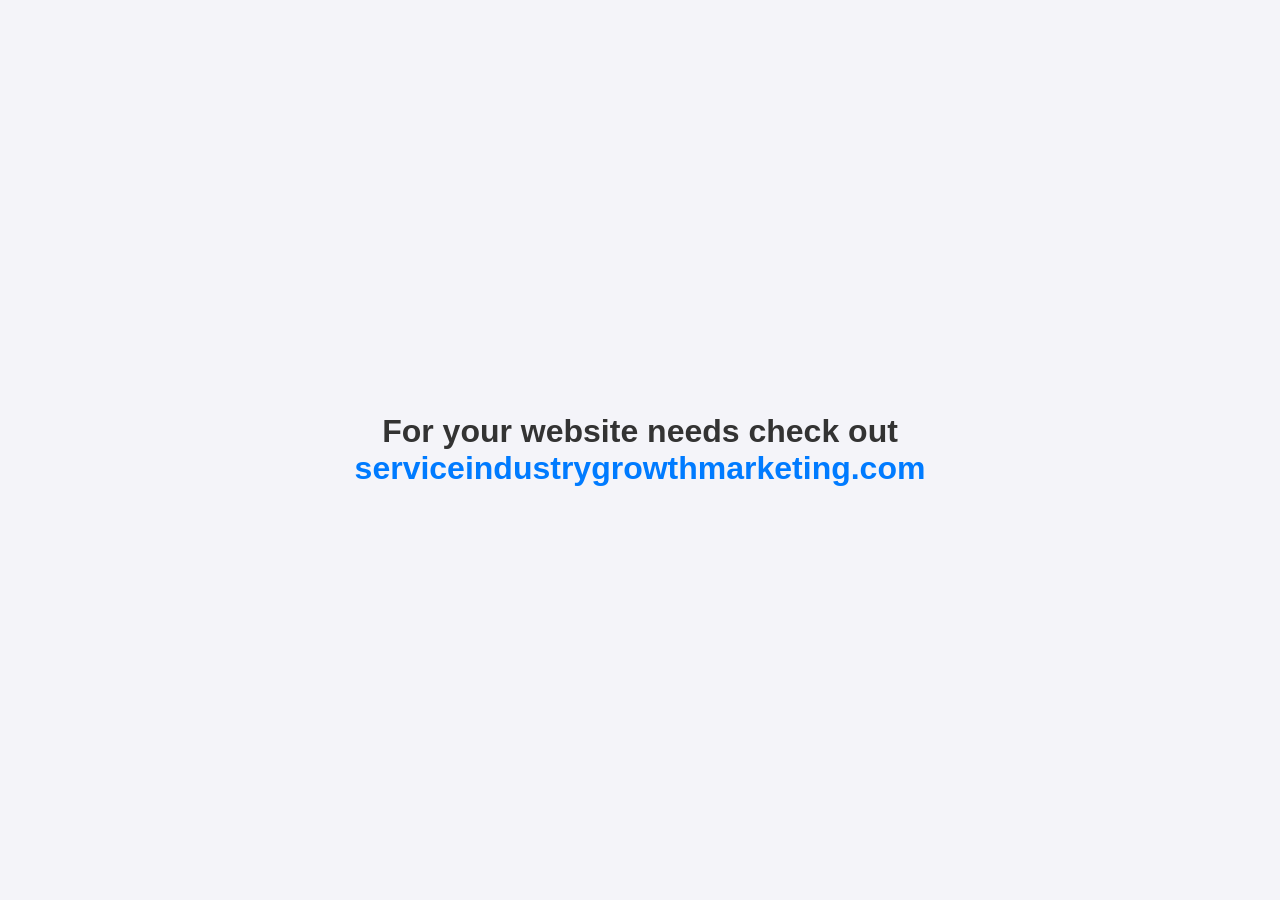
<file: index.html>
<!DOCTYPE html>
<html lang="en">
<head>
    <meta charset="UTF-8">
    <meta name="viewport" content="width=device-width, initial-scale=1.0">
    <title>Website Services</title>
    <style>
        body, html {
            height: 100%;
            margin: 0;
            display: flex;
            justify-content: center;
            align-items: center;
            font-family: Arial, sans-serif;
            background-color: #f4f4f9;
        }
        .container {
            text-align: center;
            padding: 20px;
        }
        h1 {
            font-weight: bold;
            font-size: 2rem;
            color: #333;
        }
        a {
            color: #007bff;
            text-decoration: none;
        }
        a:hover {
            text-decoration: underline;
        }
    </style>
</head>
<body>

    <div class="container">
        <h1>For your website needs check out <br> 
            <a href="https://serviceindustrygrowthmarketing.com/">serviceindustrygrowthmarketing.com</a>
        </h1>
    </div>

</body>
</html>
</file>
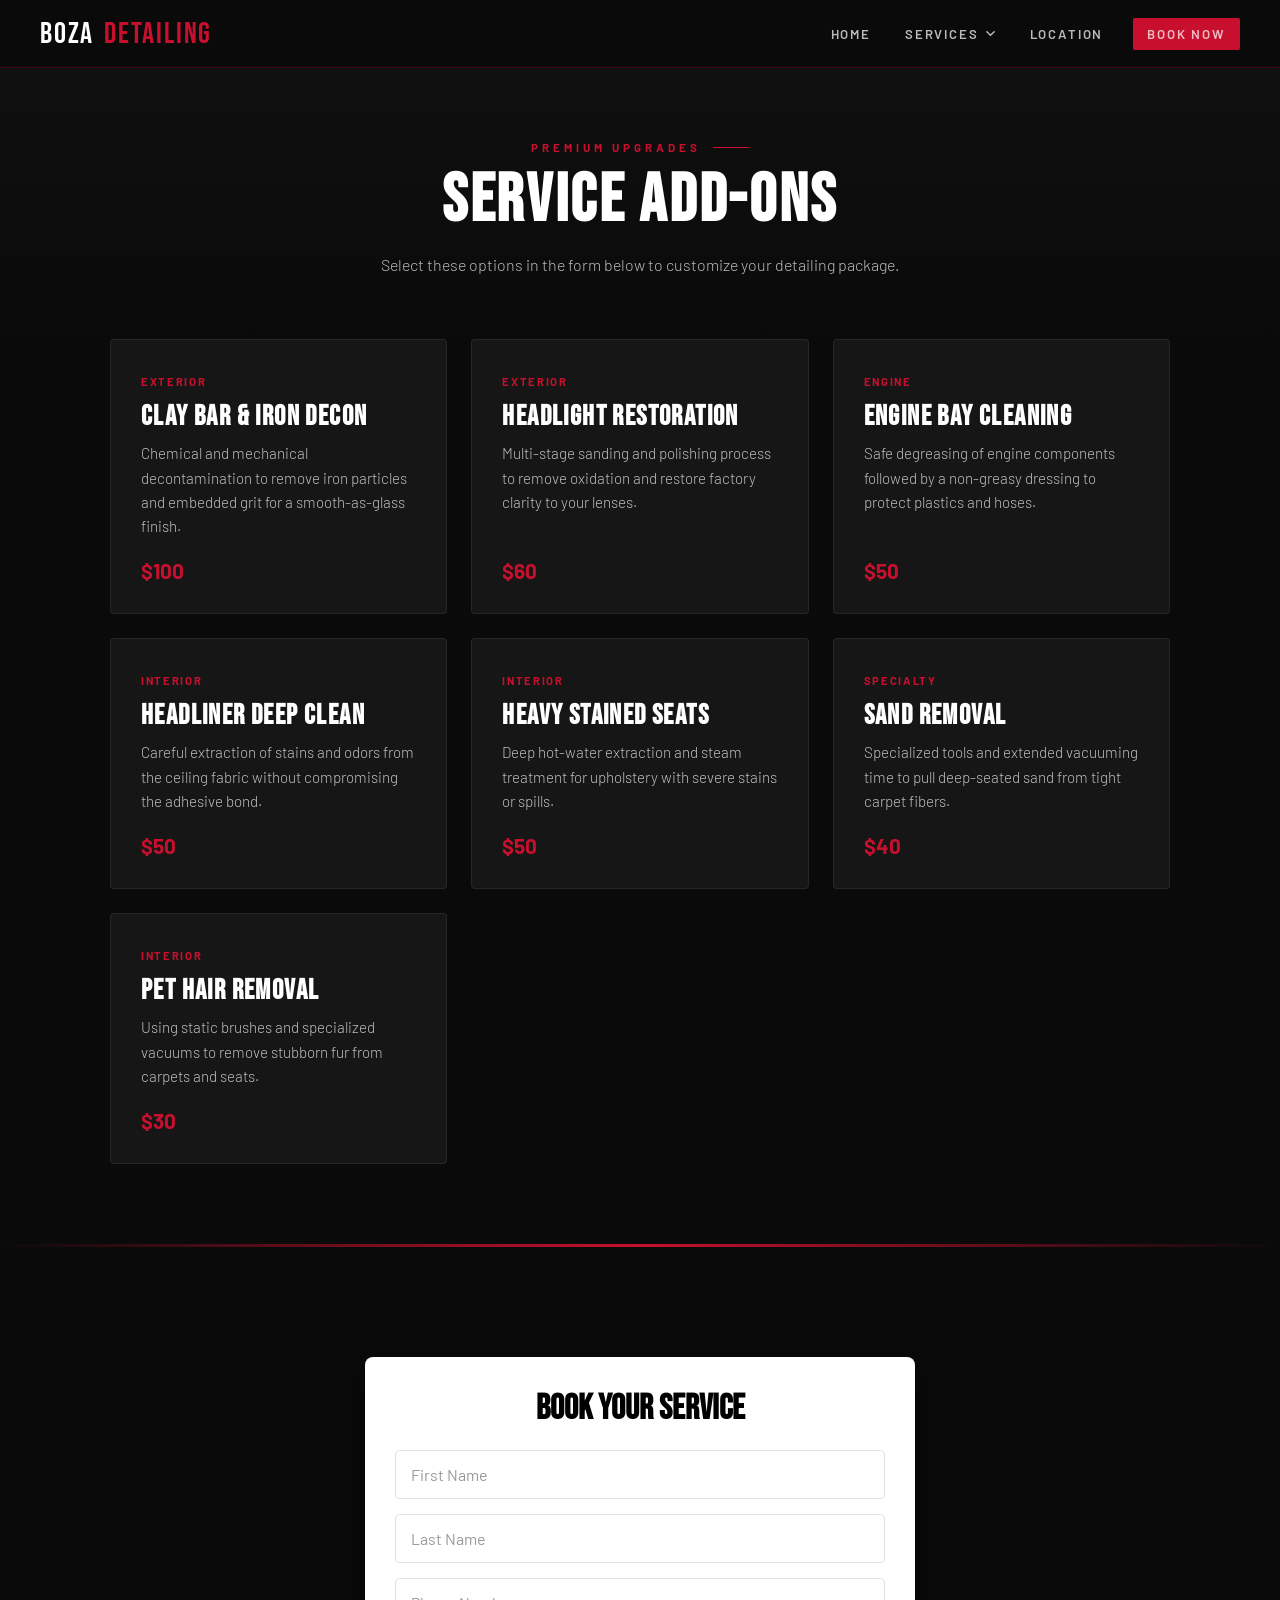
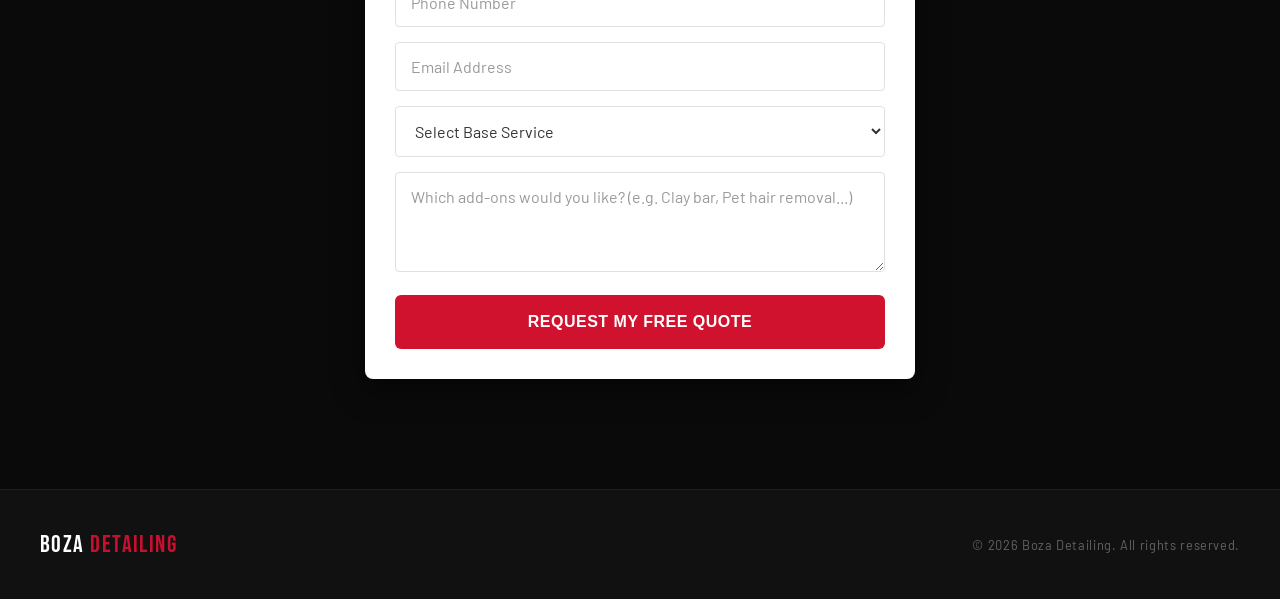
<file: addons.html>
<!DOCTYPE html>
<html lang="en">
<head>
  <meta charset="UTF-8" />
  <meta name="viewport" content="width=device-width, initial-scale=1.0" />
  <title>Add-Ons | Boza Detailing</title>
  <link rel="stylesheet" href="styles.css">
  <link href="https://fonts.googleapis.com/css2?family=Bebas+Neue&family=Barlow:ital,wght@0,300;0,400;0,600;0,700;1,300&display=swap" rel="stylesheet" />
  <style>
    /* ADD-ONS SPECIFIC STYLES */
    .addons-hero {
      padding: 140px 20px 60px;
      text-align: center;
      background: linear-gradient(to bottom, #111, var(--black));
    }

    .addons-grid {
      max-width: 1100px;
      margin: 0 auto 80px;
      display: grid;
      grid-template-columns: repeat(auto-fit, minmax(300px, 1fr));
      gap: 24px;
      padding: 0 20px;
    }

    .addon-card {
      background: var(--black-card);
      border: 1px solid rgba(255,255,255,0.07);
      padding: 30px;
      border-radius: 4px;
      display: flex;
      flex-direction: column;
      justify-content: space-between;
      transition: all 0.3s ease;
      position: relative;
      overflow: hidden;
    }

    .addon-card:hover {
      border-color: var(--red);
      transform: translateY(-5px);
      box-shadow: 0 10px 30px rgba(0,0,0,0.5);
    }

    .addon-name {
      font-family: var(--font-display);
      font-size: 1.75rem;
      color: var(--white);
      letter-spacing: 0.05em;
      margin-bottom: 8px;
      text-transform: uppercase;
    }

    .addon-price {
      font-family: var(--font-body);
      font-weight: 700;
      color: var(--red);
      font-size: 1.3rem;
      margin-top: 20px;
    }

    .addon-details {
      font-size: 0.95rem;
      color: var(--white-dim);
      line-height: 1.6;
      font-weight: 300;
    }

    .addon-tag {
      font-size: 0.7rem;
      text-transform: uppercase;
      letter-spacing: 0.15em;
      color: var(--red);
      margin-bottom: 12px;
      display: inline-block;
      font-weight: 700;
    }

    /* Mobile Specific Tweaks */
    @media (max-width: 768px) {
      .addons-hero { padding: 120px 20px 40px; }
      .addons-grid { grid-template-columns: 1fr; }
      .addon-card { padding: 25px; }
    }
  </style>
</head>
<body>

  <nav id="mainNav">
    <a class="nav-logo" href="index.html">BOZA<span>DETAILING</span></a>
    
    <div class="nav-links">
      <a href="index.html">Home</a>
      <div class="nav-services">
        <button class="nav-services-btn" id="navServicesBtn">
          Services
          <svg width="11" height="11" viewBox="0 0 12 12" fill="none"><path d="M2 4l4 4 4-4" stroke="currentColor" stroke-width="1.6" stroke-linecap="round" stroke-linejoin="round"/></svg>
        </button>
        <div class="nav-services-dropdown" id="navServicesDropdown">
          <a href="exterior.html"><span class="svc-dot"></span>Exterior Detail</a>
          <a href="interior.html"><span class="svc-dot"></span>Interior Detail</a>
          <a href="premium.html"><span class="svc-dot"></span>Premium Detail</a>
          <a href="addons.html"><span class="svc-dot"></span>Add-Ons</a>
        </div>
      </div>
      <a href="index.html#location">Location</a>
      <a href="#contact" class="nav-book-btn">Book Now</a>
    </div>

    <button class="hamburger" id="hamburger" aria-label="Toggle menu">
      <span></span><span></span><span></span>
    </button>
  </nav>

  <div class="mobile-nav" id="mobileNav">
    <a href="index.html">Home</a>
    <button class="mob-services-header" id="mobServicesToggle">
      Services
      <span class="mob-sub-arrow">
        <svg width="18" height="18" viewBox="0 0 12 12" fill="none"><path d="M2 4l4 4 4-4" stroke="currentColor" stroke-width="1.5" stroke-linecap="round" stroke-linejoin="round"/></svg>
      </span>
    </button>
    <div class="mob-services-sub" id="mobServicesSub">
      <a href="exterior.html">Exterior Detail <span class="svc-price">From $70</span></a>
      <a href="interior.html">Interior Detail <span class="svc-price">From $150</span></a>
      <a href="premium.html">Premium Detail <span class="svc-price">From $200</span></a>
      <a href="addons.html">Add-Ons <span class="svc-price">View Prices</span></a>
    </div>
    <a href="index.html#location">Location</a>
    <a href="#contact">Contact</a>
  </div>

  <header class="addons-hero">
    <div class="section-label" style="justify-content: center;">Premium Upgrades</div>
    <h1 class="section-title">SERVICE ADD-ONS</h1>
    <p class="section-desc" style="margin: 0 auto;">Select these options in the form below to customize your detailing package.</p>
  </header>

  <section class="addons-grid">
    <div class="addon-card">
      <div>
        <span class="addon-tag">Exterior</span>
        <h3 class="addon-name">Clay Bar & Iron Decon</h3>
        <p class="addon-details">Chemical and mechanical decontamination to remove iron particles and embedded grit for a smooth-as-glass finish.</p>
      </div>
      <div class="addon-price">$100</div>
    </div>

    <div class="addon-card">
      <div>
        <span class="addon-tag">Exterior</span>
        <h3 class="addon-name">Headlight Restoration</h3>
        <p class="addon-details">Multi-stage sanding and polishing process to remove oxidation and restore factory clarity to your lenses.</p>
      </div>
      <div class="addon-price">$60</div>
    </div>

    <div class="addon-card">
      <div>
        <span class="addon-tag">Engine</span>
        <h3 class="addon-name">Engine Bay Cleaning</h3>
        <p class="addon-details">Safe degreasing of engine components followed by a non-greasy dressing to protect plastics and hoses.</p>
      </div>
      <div class="addon-price">$50</div>
    </div>

    <div class="addon-card">
      <div>
        <span class="addon-tag">Interior</span>
        <h3 class="addon-name">Headliner Deep Clean</h3>
        <p class="addon-details">Careful extraction of stains and odors from the ceiling fabric without compromising the adhesive bond.</p>
      </div>
      <div class="addon-price">$50</div>
    </div>

    <div class="addon-card">
      <div>
        <span class="addon-tag">Interior</span>
        <h3 class="addon-name">Heavy Stained Seats</h3>
        <p class="addon-details">Deep hot-water extraction and steam treatment for upholstery with severe stains or spills.</p>
      </div>
      <div class="addon-price">$50</div>
    </div>

    <div class="addon-card">
      <div>
        <span class="addon-tag">Specialty</span>
        <h3 class="addon-name">Sand Removal</h3>
        <p class="addon-details">Specialized tools and extended vacuuming time to pull deep-seated sand from tight carpet fibers.</p>
      </div>
      <div class="addon-price">$40</div>
    </div>

    <div class="addon-card">
      <div>
        <span class="addon-tag">Interior</span>
        <h3 class="addon-name">Pet Hair Removal</h3>
        <p class="addon-details">Using static brushes and specialized vacuums to remove stubborn fur from carpets and seats.</p>
      </div>
      <div class="addon-price">$30</div>
    </div>
  </section>

  <div class="red-divider"></div>

  <div class="form-wrapper" id="contact">
    <div class="form-container">
      <h2 style="color:#000; font-family:var(--font-display); font-size: 2.2rem; margin-bottom: 20px; text-align: center;">BOOK YOUR SERVICE</h2>
      <form class="quote-form" action="https://formspree.io/f/mqeggapa" method="POST" id="my-form">
        <input type="text" name="first_name" placeholder="First Name" required/>
        <input type="text" name="last_name" placeholder="Last Name" required/>
        <input type="tel" name="phone" placeholder="Phone Number" required/>
        <input type="email" name="email" placeholder="Email Address" required/>
        <select name="service" required>
          <option value="" disabled selected>Select Base Service</option>
          <option value="Exterior Detail">Exterior Detail</option>
          <option value="Interior Detail">Interior Detail</option>
          <option value="Premium Detail">Premium Detail</option>
        </select>
        <textarea name="message" placeholder="Which add-ons would you like? (e.g. Clay bar, Pet hair removal...)"></textarea>
        <button type="submit" class="quote-submit" id="submit-btn">Request My Free Quote</button>
        <p id="form-status" style="display: none;"></p>
      </form>
    </div>
  </div>

  <footer>
    <div class="footer-logo">BOZA<span> DETAILING</span></div>
    <div class="footer-copy">© 2026 Boza Detailing. All rights reserved.</div>
  </footer>

  <script>
    // 1. MOBILE MENU LOGIC
    const hamburger = document.getElementById('hamburger');
    const mobileNav = document.getElementById('mobileNav');
    const mobServicesToggle = document.getElementById('mobServicesToggle');
    const mobServicesSub = document.getElementById('mobServicesSub');

    hamburger.addEventListener('click', () => {
      hamburger.classList.toggle('open');
      mobileNav.classList.toggle('open');
      document.body.style.overflow = mobileNav.classList.contains('open') ? 'hidden' : '';
    });

    mobServicesToggle.addEventListener('click', () => {
      mobServicesSub.classList.toggle('open');
      mobServicesToggle.classList.toggle('sub-open');
    });

    // 2. DESKTOP DROPDOWN
    const navServicesBtn = document.getElementById('navServicesBtn');
    const navServicesDropdown = document.getElementById('navServicesDropdown');

    navServicesBtn.addEventListener('click', (e) => {
      e.stopPropagation();
      navServicesDropdown.classList.toggle('open');
    });

    document.addEventListener('click', () => {
      navServicesDropdown.classList.remove('open');
    });

    // 3. NAV SCROLL EFFECT
    window.addEventListener('scroll', () => {
      const nav = document.getElementById('mainNav');
      nav.style.background = window.scrollY > 60 ? 'rgba(10,10,10,0.98)' : 'rgba(10,10,10,0.92)';
    });

    // 4. FORM HANDLING
    var form = document.getElementById("my-form");
    form.addEventListener("submit", async function(event) {
      event.preventDefault();
      var status = document.getElementById("form-status");
      var data = new FormData(event.target);
      fetch(event.target.action, {
        method: form.method,
        body: data,
        headers: { 'Accept': 'application/json' }
      }).then(response => {
        status.style.display = "block";
        if (response.ok) {
          status.innerHTML = "Thanks! Your request has been sent.";
          form.reset();
        } else {
          status.innerHTML = "Oops! Problem submitting form.";
        }
      });
    });
  </script>
</body>
</html>
</file>
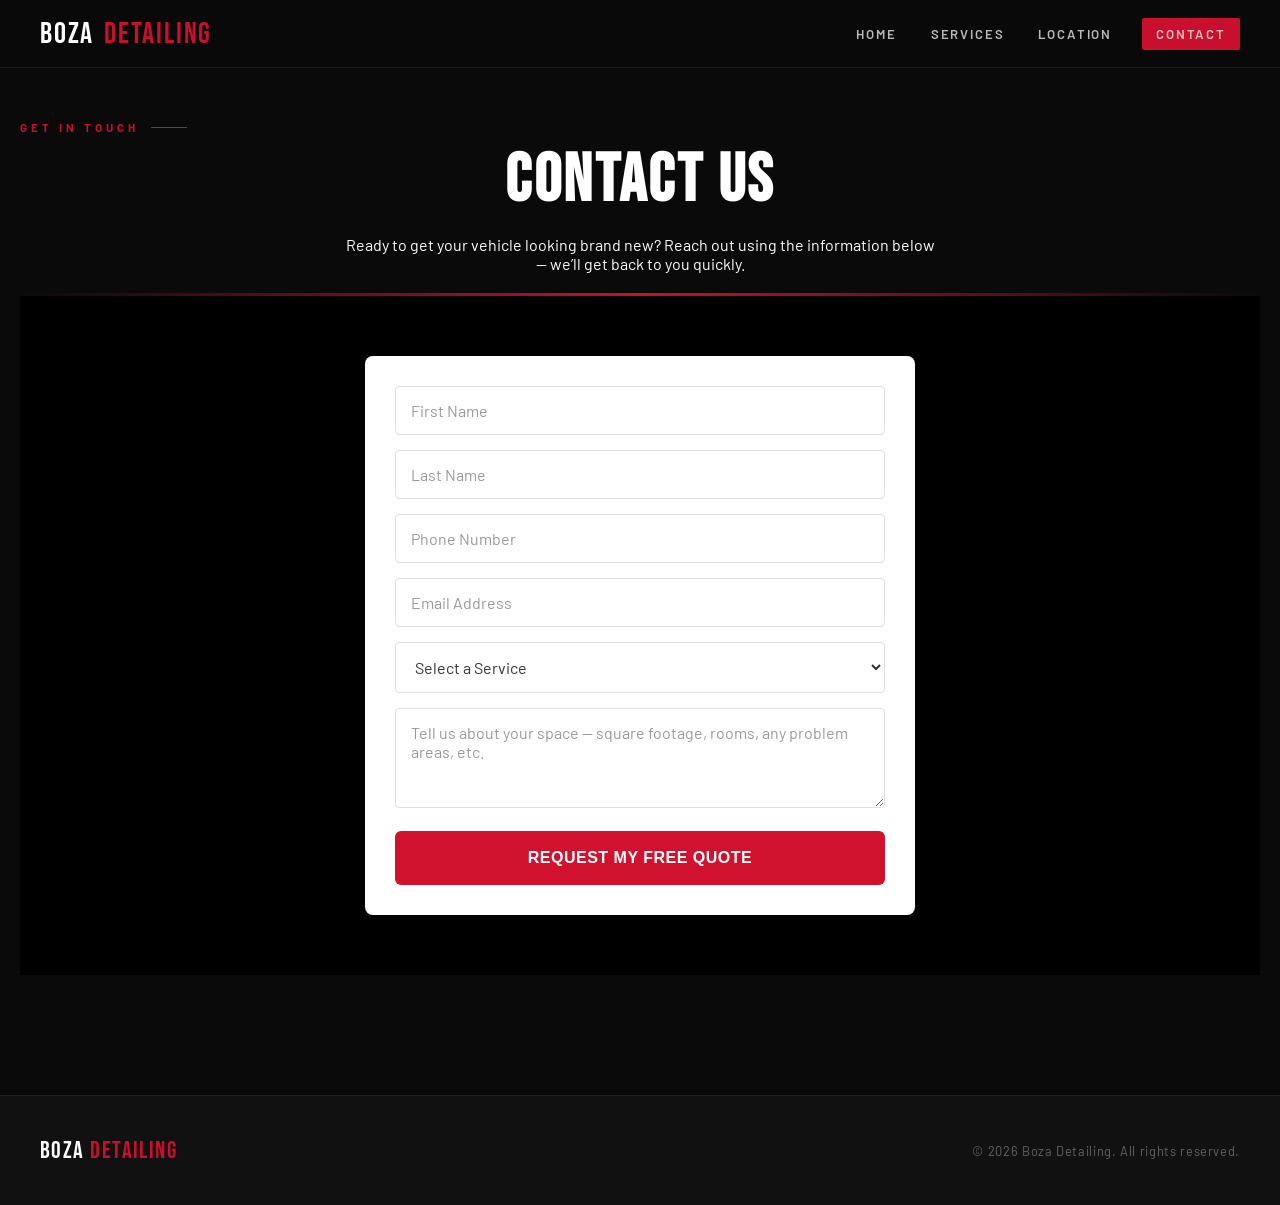
<file: contact.html>
<!DOCTYPE html>
<html lang="en">
<head>
  <meta charset="UTF-8" />
  <meta name="viewport" content="width=device-width, initial-scale=1.0"/>
  <title>Contact – Boza Detailing</title>
  <link rel="stylesheet" href="styles.css">
  <link href="https://fonts.googleapis.com/css2?family=Bebas+Neue&family=Barlow:wght@300;400;600;700&display=swap" rel="stylesheet"/>
</head>
<body>

  <!-- NAV (same as your main page) -->
  <nav>
    <a class="nav-logo" href="index.html">
      BOZA<span>DETAILING</span>
    </a>

    <div class="nav-links">
      <a href="index.html#home">Home</a>

      <div class="nav-services">
        <button class="nav-services-btn" id="navServicesBtn">
          Services
        </button>
        <div class="nav-services-dropdown" id="navServicesDropdown">
          <a href="exterior.html">Exterior Detail</a>
          <a href="interior.html">Interior Detail</a>
          <a href="premium.html">Premium Detail</a>
          <a href="addons.html">Add-ons</a>
        </div>
      </div>

      <a href="index.html#location">Location</a>
      <a href="contact.html" class="nav-book-btn">Contact</a>
    </div>

    <button class="hamburger" id="hamburger">
      <span></span><span></span><span></span>
    </button>
  </nav>

  <!-- MOBILE NAV -->
  <div class="mobile-nav" id="mobileNav">
    <a href="index.html#home">Home</a>
    <a href="exterior.html">Exterior Detail</a>
    <a href="interior.html">Interior Detail</a>
    <a href="premium.html">Premium Detail</a>
    <a href="addons.html">Add-ons</a>
    <a href="contact.html">Contact</a>
  </div>

  <!-- CONTACT SECTION -->
  <section style="padding:120px 20px; text-align:center;">
    <div class="section-label">Get In Touch</div>
    <h1 class="section-title">CONTACT US</h1>
    <p style="max-width:600px; margin:20px auto;">
      Ready to get your vehicle looking brand new? Reach out using the information below — we’ll get back to you quickly.
    </p>
  <div class="red-divider"></div>

<div class="form-wrapper">
  <div class="form-container">
    <form class="quote-form" action="https://formspree.io/f/mqeggapa" method="POST" id="my-form">
      
      <input type="text" name="first_name" placeholder="First Name" required/>
      <input type="text" name="last_name" placeholder="Last Name" required/>
      <input type="tel" name="phone" placeholder="Phone Number" required/>
      <input type="email" name="email" placeholder="Email Address" required/>
      
      <select name="service" required>
        <option value="" disabled selected>Select a Service</option>
        <option value="Exterior Detail">Exterior Detail</option>
        <option value="Interior Detail">Interior Detail</option>
        <option value="Premium Detail">Premium Detail</option>
      </select>
      
      <textarea name="message" placeholder="Tell us about your space — square footage, rooms, any problem areas, etc."></textarea>
      
      <input type="text" name="_gotcha" style="display:none" />

      <button type="submit" class="quote-submit" id="submit-btn">Request My Free Quote</button>
      <p id="form-status" style="display: none;"></p>
    </form>
  </div>
</div>
  </section>

  <!-- FOOTER -->
  <footer>
    <div class="footer-logo">BOZA<span> DETAILING</span></div>
    <div class="footer-copy">© 2026 Boza Detailing. All rights reserved.</div>
  </footer>

  <script>
    const navServicesBtn = document.getElementById('navServicesBtn');
    const navServicesDropdown = document.getElementById('navServicesDropdown');

    navServicesBtn.addEventListener('click', () => {
      navServicesDropdown.classList.toggle('open');
    });

    const hamburger = document.getElementById('hamburger');
    const mobileNav = document.getElementById('mobileNav');

    hamburger.addEventListener('click', () => {
      hamburger.classList.toggle('open');
      mobileNav.classList.toggle('open');
    });
  </script>

</body>
</html>
</file>
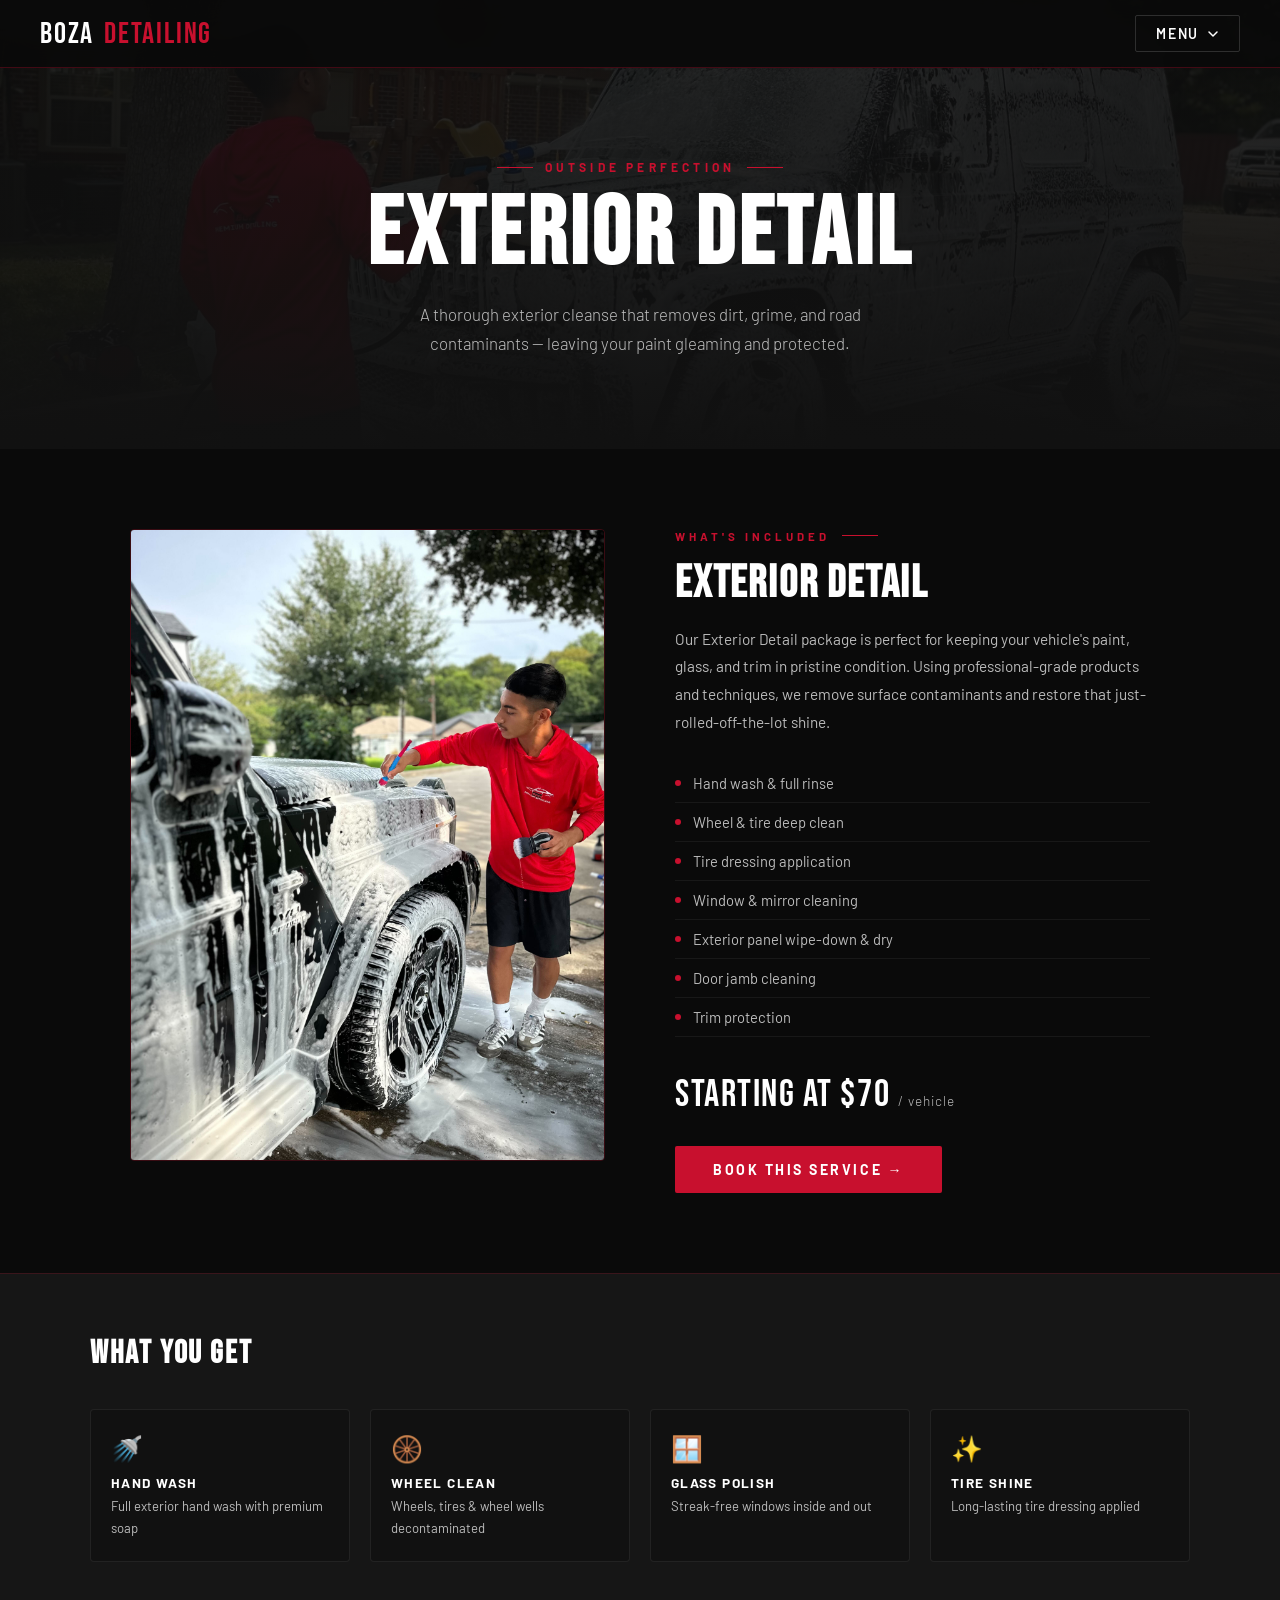
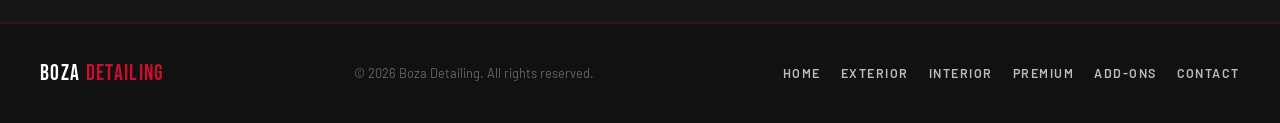
<file: exterior.html>
<!DOCTYPE html>
<html lang="en">
<head>
  <meta charset="UTF-8" />
  <meta name="viewport" content="width=device-width, initial-scale=1.0" />
  <title>EXTERIOR DETAIL – Boza Detailing</title>
  <link href="https://fonts.googleapis.com/css2?family=Bebas+Neue&family=Barlow:ital,wght@0,300;0,400;0,600;0,700;1,300&display=swap" rel="stylesheet" />
  <style>
    *, *::before, *::after { box-sizing: border-box; margin: 0; padding: 0; }
    :root {
      --red: #C8102E; --red-dark: #9c0a22; --red-glow: rgba(200,16,46,0.35);
      --black: #0a0a0a; --black-mid: #111111; --black-card: #161616;
      --white: #ffffff; --white-dim: rgba(255,255,255,0.72); --white-faint: rgba(255,255,255,0.08);
      --font-display: 'Bebas Neue', sans-serif; --font-body: 'Barlow', sans-serif;
    }
    html { scroll-behavior: smooth; }
    body { background: var(--black); color: var(--white); font-family: var(--font-body); overflow-x: hidden; }

    /* NAV */
    nav {
      position: fixed; top: 0; left: 0; right: 0; z-index: 1000;
      display: flex; align-items: center; justify-content: space-between;
      padding: 0 40px; height: 68px;
      background: rgba(10,10,10,0.95); backdrop-filter: blur(14px);
      border-bottom: 1px solid rgba(200,16,46,0.3);
    }
    .nav-logo { font-family: var(--font-display); font-size: 1.85rem; letter-spacing: 0.06em; color: var(--white); text-decoration: none; display: flex; align-items: center; gap: 10px; }
    .nav-logo span { color: var(--red); }
    .logo-icon { width: 36px; height: 36px; background: var(--red); clip-path: polygon(50% 0%,100% 25%,100% 75%,50% 100%,0% 75%,0% 25%); display: flex; align-items: center; justify-content: center; font-size: 0.7rem; font-weight: 700; color: #fff; font-family: var(--font-display); }
    .hamburger { display: none; flex-direction: column; gap: 5px; cursor: pointer; padding: 6px; background: none; border: none; }
    .hamburger span { display: block; width: 26px; height: 2px; background: var(--white); border-radius: 2px; transition: all 0.3s; }
    .hamburger.open span:nth-child(1) { transform: translateY(7px) rotate(45deg); }
    .hamburger.open span:nth-child(2) { opacity: 0; }
    .hamburger.open span:nth-child(3) { transform: translateY(-7px) rotate(-45deg); }
    .nav-menu { position: relative; }
    .nav-toggle-btn { background: none; border: 1px solid rgba(255,255,255,0.15); color: var(--white); font-family: var(--font-body); font-size: 0.88rem; font-weight: 600; letter-spacing: 0.12em; text-transform: uppercase; padding: 9px 20px; cursor: pointer; border-radius: 2px; display: flex; align-items: center; gap: 8px; transition: border-color 0.2s, background 0.2s; }
    .nav-toggle-btn:hover { border-color: var(--red); background: var(--white-faint); }
    .nav-toggle-btn svg { transition: transform 0.3s; }
    .nav-toggle-btn.open svg { transform: rotate(180deg); }
    .dropdown { position: absolute; top: calc(100% + 12px); right: 0; background: var(--black-mid); border: 1px solid rgba(200,16,46,0.35); border-radius: 4px; min-width: 240px; overflow: hidden; opacity: 0; pointer-events: none; transform: translateY(-8px); transition: opacity 0.25s, transform 0.25s; }
    .dropdown.open { opacity: 1; pointer-events: all; transform: translateY(0); }
    .dropdown a { display: block; padding: 14px 22px; color: var(--white-dim); text-decoration: none; font-size: 0.88rem; font-weight: 600; letter-spacing: 0.1em; text-transform: uppercase; border-bottom: 1px solid rgba(255,255,255,0.06); transition: background 0.15s, color 0.15s, padding-left 0.2s; }
    .dropdown a:last-child { border-bottom: none; }
    .dropdown a:hover { background: var(--white-faint); color: var(--red); padding-left: 28px; }
    .dropdown a.has-sub { display: flex; align-items: center; justify-content: space-between; gap: 8px; }
    .dropdown a.has-sub .sub-arrow { width: 16px; height: 16px; display: flex; align-items: center; justify-content: center; flex-shrink: 0; transition: transform 0.25s; }
    .dropdown a.has-sub.sub-open .sub-arrow { transform: rotate(180deg); }
    .dropdown-sub { max-height: 0; overflow: hidden; transition: max-height 0.35s ease, opacity 0.25s; opacity: 0; background: rgba(0,0,0,0.35); display: flex; flex-direction: column; }
    .dropdown-sub.open { max-height: 300px; opacity: 1; }
    .dropdown a.service-link { padding: 13px 22px 13px 30px; font-size: 0.85rem; font-weight: 600; letter-spacing: 0.1em; text-transform: uppercase; color: var(--white-dim); display: flex; align-items: center; gap: 12px; border-bottom: 1px solid rgba(255,255,255,0.05); border-left: 2px solid transparent; transition: background 0.15s, color 0.15s, border-left-color 0.15s, padding-left 0.2s; }
    .dropdown a.service-link:last-child { border-bottom: none; }
    .dropdown a.service-link:hover { padding-left: 36px; color: var(--red); background: rgba(200,16,46,0.09); border-left-color: var(--red); }
    .dropdown a.service-link .svc-dot { width: 5px; height: 5px; border-radius: 50%; background: var(--red); flex-shrink: 0; opacity: 0.6; }
    .dropdown a.service-link:hover .svc-dot { opacity: 1; }
    .mobile-nav { display: none; position: fixed; top: 68px; left: 0; right: 0; bottom: 0; background: rgba(10,10,10,0.97); z-index: 999; flex-direction: column; align-items: center; justify-content: center; gap: 0; overflow-y: auto; }
    .mobile-nav.open { display: flex; }
    .mobile-nav a { width: 100%; text-align: center; padding: 22px; font-family: var(--font-display); font-size: 2.2rem; letter-spacing: 0.08em; color: var(--white); text-decoration: none; border-bottom: 1px solid rgba(255,255,255,0.07); transition: color 0.2s, background 0.2s; }
    .mobile-nav a:hover { color: var(--red); background: rgba(200,16,46,0.07); }
    .mobile-nav a.mob-has-sub { display: flex; align-items: center; justify-content: center; gap: 10px; }
    .mob-sub-arrow { transition: transform 0.25s; display: flex; align-items: center; }
    .mob-has-sub.sub-open .mob-sub-arrow { transform: rotate(180deg); }
    .mob-services-sub { width: 100%; max-height: 0; overflow: hidden; transition: max-height 0.35s ease, opacity 0.25s; opacity: 0; background: rgba(200,16,46,0.07); display: flex; flex-direction: column; }
    .mob-services-sub.open { max-height: 400px; opacity: 1; }
    .mobile-nav a.mob-service { width: 100%; text-align: center; font-size: 1.5rem; color: rgba(255,255,255,0.6); padding: 18px 22px; letter-spacing: 0.1em; border-bottom: 1px solid rgba(255,255,255,0.06); }
    .mobile-nav a.mob-service:last-child { border-bottom: none; }
    .mobile-nav a.mob-service:hover { color: var(--red); background: rgba(200,16,46,0.1); }

    /* PAGE HERO */
    .page-hero {
      position: relative; padding: 160px 40px 90px; text-align: center; overflow: hidden;
      background: var(--black-mid);
    }
    .page-hero-bg { position: absolute; inset: 0; background-size: cover; background-position: center; opacity: 0.18; }
    .page-hero::after { content: ''; position: absolute; inset: 0; background: linear-gradient(to bottom, rgba(10,10,10,0.3), var(--black-mid)); }
    .page-hero-content { position: relative; z-index: 1; }
    .page-eyebrow { font-size: 0.75rem; font-weight: 700; letter-spacing: 0.35em; text-transform: uppercase; color: var(--red); margin-bottom: 14px; display: flex; align-items: center; justify-content: center; gap: 12px; }
    .page-eyebrow::before, .page-eyebrow::after { content: ''; display: block; width: 36px; height: 1px; background: var(--red); }
    .page-title { font-family: var(--font-display); font-size: clamp(3rem, 8vw, 6rem); letter-spacing: 0.04em; line-height: 1; margin-bottom: 16px; }
    .page-sub { font-size: 1.05rem; font-weight: 300; color: var(--white-dim); max-width: 540px; margin: 0 auto; line-height: 1.75; }

    /* CONTENT */
    .svc-content { max-width: 1100px; margin: 0 auto; padding: 80px 40px; display: grid; grid-template-columns: 1fr 1fr; gap: 70px; align-items: start; }
    .svc-img { border-radius: 4px; overflow: hidden; border: 1px solid rgba(200,16,46,0.25); }
    .svc-img img { width: 100%; display: block; }
    .svc-detail { }
    .section-label { font-size: 0.72rem; font-weight: 700; letter-spacing: 0.35em; text-transform: uppercase; color: var(--red); display: flex; align-items: center; gap: 12px; margin-bottom: 14px; }
    .section-label::after { content: ''; display: block; width: 36px; height: 1px; background: var(--red); }
    .svc-detail h2 { font-family: var(--font-display); font-size: 2.8rem; letter-spacing: 0.04em; margin-bottom: 16px; }
    .svc-detail p { color: var(--white-dim); font-size: 0.96rem; line-height: 1.8; margin-bottom: 28px; }
    .svc-list { list-style: none; margin-bottom: 34px; }
    .svc-list li { font-size: 0.92rem; color: var(--white-dim); padding: 10px 0; border-bottom: 1px solid rgba(255,255,255,0.06); display: flex; align-items: center; gap: 12px; }
    .svc-list li::before { content: ''; display: block; width: 6px; height: 6px; border-radius: 50%; background: var(--red); flex-shrink: 0; }
    .price-tag { font-family: var(--font-display); font-size: 2.4rem; letter-spacing: 0.04em; color: var(--white); margin-bottom: 28px; }
    .price-tag span { font-family: var(--font-body); font-size: 0.85rem; color: var(--white-dim); font-weight: 300; letter-spacing: 0.08em; }
    .cta-btn { display: inline-flex; align-items: center; gap: 10px; padding: 15px 38px; background: var(--red); color: var(--white); text-decoration: none; font-family: var(--font-body); font-weight: 700; font-size: 0.88rem; letter-spacing: 0.18em; text-transform: uppercase; border-radius: 2px; transition: background 0.2s, transform 0.2s, box-shadow 0.2s; }
    .cta-btn:hover { background: var(--red-dark); transform: translateY(-2px); box-shadow: 0 8px 30px var(--red-glow); }

    /* WHAT'S INCLUDED STRIP */
    .includes-strip { background: var(--black-card); border-top: 1px solid rgba(200,16,46,0.2); border-bottom: 1px solid rgba(200,16,46,0.2); padding: 60px 40px; }
    .includes-inner { max-width: 1100px; margin: 0 auto; }
    .includes-inner h3 { font-family: var(--font-display); font-size: 2rem; letter-spacing: 0.06em; margin-bottom: 36px; }
    .includes-grid { display: grid; grid-template-columns: repeat(auto-fit, minmax(200px, 1fr)); gap: 20px; }
    .include-card { background: var(--black-mid); border: 1px solid rgba(255,255,255,0.07); border-radius: 4px; padding: 22px 20px; transition: border-color 0.2s; }
    .include-card:hover { border-color: rgba(200,16,46,0.4); }
    .include-card .ic-icon { font-size: 1.6rem; margin-bottom: 10px; }
    .include-card strong { display: block; font-size: 0.85rem; font-weight: 700; letter-spacing: 0.1em; text-transform: uppercase; margin-bottom: 4px; }
    .include-card span { font-size: 0.82rem; color: var(--white-dim); line-height: 1.5; }

    /* FOOTER */
    footer { background: var(--black-mid); border-top: 1px solid rgba(200,16,46,0.25); padding: 36px 40px; display: flex; align-items: center; justify-content: space-between; gap: 20px; flex-wrap: wrap; }
    .footer-logo { font-family: var(--font-display); font-size: 1.4rem; letter-spacing: 0.06em; color: var(--white); }
    .footer-logo span { color: var(--red); }
    .footer-copy { font-size: 0.8rem; color: rgba(255,255,255,0.35); }
    .footer-links { display: flex; gap: 20px; }
    .footer-links a { font-size: 0.78rem; font-weight: 600; letter-spacing: 0.12em; text-transform: uppercase; color: var(--white-dim); text-decoration: none; transition: color 0.2s; }
    .footer-links a:hover { color: var(--red); }

    @media (max-width: 900px) {
      nav { padding: 0 20px; }
      .nav-menu { display: none; }
      .hamburger { display: flex; }
      .svc-content { grid-template-columns: 1fr; padding: 50px 20px; gap: 40px; }
      .page-hero { padding: 130px 20px 60px; }
      .includes-strip { padding: 50px 20px; }
      footer { flex-direction: column; text-align: center; padding: 28px 20px; }
      .footer-links { justify-content: center; }
    }
  </style>
</head>
<body>

  <nav>
    <a class="nav-logo" href="index.html">
      BOZA<span>DETAILING</span>
    </a>
    <div class="nav-menu">
      <button class="nav-toggle-btn" id="navToggle" aria-expanded="false">
        Menu
        <svg width="12" height="12" viewBox="0 0 12 12" fill="none">
          <path d="M2 4l4 4 4-4" stroke="#fff" stroke-width="1.5" stroke-linecap="round" stroke-linejoin="round"/>
        </svg>
      </button>
      <div class="dropdown" id="dropdown">
        <a href="index.html">Home</a>
        <a href="#" class="has-sub" id="servicesToggle">
          Services
          <span class="sub-arrow">
            <svg width="12" height="12" viewBox="0 0 12 12" fill="none">
              <path d="M2 4l4 4 4-4" stroke="currentColor" stroke-width="1.5" stroke-linecap="round" stroke-linejoin="round"/>
            </svg>
          </span>
        </a>
        <div class="dropdown-sub" id="servicesSub">
          <a href="exterior.html" class="service-link"><span class="svc-dot"></span>Exterior Detail</a>
          <a href="interior.html" class="service-link"><span class="svc-dot"></span>Interior Detail</a>
          <a href="premium.html" class="service-link"><span class="svc-dot"></span>Premium Detail</a>
          <a href="addons.html" class="service-link"><span class="svc-dot"></span>Add-ons</a>
        </div>
        <a href="contact.html">Contact</a>
      </div>
    </div>
    <button class="hamburger" id="hamburger" aria-label="Toggle menu">
      <span></span><span></span><span></span>
    </button>
  </nav>
  <div class="mobile-nav" id="mobileNav">
    <a href="index.html" class="mob-link">Home</a>
    <a href="#" class="mob-link mob-has-sub" id="mobServicesToggle">
      Services
      <span class="mob-sub-arrow">
        <svg width="16" height="16" viewBox="0 0 12 12" fill="none">
          <path d="M2 4l4 4 4-4" stroke="currentColor" stroke-width="1.5" stroke-linecap="round" stroke-linejoin="round"/>
        </svg>
      </span>
    </a>
    <div class="mob-services-sub" id="mobServicesSub">
      <a href="exterior.html" class="mob-link mob-service">Exterior Detail</a>
      <a href="interior.html" class="mob-link mob-service">Interior Detail</a>
      <a href="premium.html" class="mob-link mob-service">Premium Detail</a>
      <a href="addons.html" class="mob-link mob-service">Add-ons</a>
    </div>
    <a href="index.html#contact" class="mob-link">Contact</a>
  </div>

  <section class="page-hero">
    <div class="page-hero-bg" style="background-image: url('IMG_8037.jpg');"></div>
    <div class="page-hero-content">
      <div class="page-eyebrow">Outside Perfection</div>
      <h1 class="page-title">EXTERIOR DETAIL</h1>
      <p class="page-sub">A thorough exterior cleanse that removes dirt, grime, and road contaminants — leaving your paint gleaming and protected.</p>
    </div>
  </section>

  <div class="svc-content">
    <div class="svc-img">
      <img src="IMG_8046.jpg" alt="EXTERIOR DETAIL" />
    </div>
    <div class="svc-detail">
      <div class="section-label">What's Included</div>
      <h2>EXTERIOR DETAIL</h2>
      <p>Our Exterior Detail package is perfect for keeping your vehicle's paint, glass, and trim in pristine condition. Using professional-grade products and techniques, we remove surface contaminants and restore that just-rolled-off-the-lot shine.</p>
      <ul class="svc-list">
            <li>Hand wash & full rinse</li>
            <li>Wheel & tire deep clean</li>
            <li>Tire dressing application</li>
            <li>Window & mirror cleaning</li>
            <li>Exterior panel wipe-down & dry</li>
            <li>Door jamb cleaning</li>
            <li>Trim protection</li>
      </ul>
      <div class="price-tag">Starting at $70 <span>/ vehicle</span></div>
      <a href="contact.html" class="cta-btn">Book This Service →</a>
    </div>
  </div>

  <div class="includes-strip">
    <div class="includes-inner">
      <h3>WHAT YOU GET</h3>
      <div class="includes-grid">
        <div class="include-card">
          <div class="ic-icon">🚿</div>
          <strong>Hand Wash</strong>
          <span>Full exterior hand wash with premium soap</span>
        </div>
        <div class="include-card">
          <div class="ic-icon">🛞</div>
          <strong>Wheel Clean</strong>
          <span>Wheels, tires & wheel wells decontaminated</span>
        </div>
        <div class="include-card">
          <div class="ic-icon">🪟</div>
          <strong>Glass Polish</strong>
          <span>Streak-free windows inside and out</span>
        </div>
        <div class="include-card">
          <div class="ic-icon">✨</div>
          <strong>Tire Shine</strong>
          <span>Long-lasting tire dressing applied</span>
        </div>
      </div>
    </div>
  </div>

  <footer>
    <div class="footer-logo">BOZA<span> DETAILING</span></div>
    <div class="footer-copy">© 2026 Boza Detailing. All rights reserved.</div>
    <div class="footer-links">
      <a href="index.html">Home</a>
      <a href="exterior.html">Exterior</a>
      <a href="interior.html">Interior</a>
      <a href="premium.html">Premium</a>
      <a href="addons.html">Add-ons</a> 
      <a href="index.html#contact">Contact</a>
    </div>
  </footer>

  <script>
    const navToggle = document.getElementById('navToggle');
    const dropdown = document.getElementById('dropdown');
    const servicesToggle = document.getElementById('servicesToggle');
    const servicesSub = document.getElementById('servicesSub');

    navToggle.addEventListener('click', () => {
      const open = dropdown.classList.toggle('open');
      navToggle.classList.toggle('open', open);
      navToggle.setAttribute('aria-expanded', open);
      if (!open) { servicesSub.classList.remove('open'); servicesToggle.classList.remove('sub-open'); }
    });
    document.addEventListener('click', e => {
      if (!navToggle.contains(e.target) && !dropdown.contains(e.target)) {
        dropdown.classList.remove('open'); navToggle.classList.remove('open');
        servicesSub.classList.remove('open'); servicesToggle.classList.remove('sub-open');
      }
    });
    servicesToggle.addEventListener('click', e => {
      e.preventDefault();
      const open = servicesSub.classList.toggle('open');
      servicesToggle.classList.toggle('sub-open', open);
    });
    dropdown.querySelectorAll('a:not(.has-sub):not(.service-link)').forEach(a => {
      a.addEventListener('click', () => {
        dropdown.classList.remove('open'); navToggle.classList.remove('open');
        servicesSub.classList.remove('open'); servicesToggle.classList.remove('sub-open');
      });
    });

    const hamburger = document.getElementById('hamburger');
    const mobileNav = document.getElementById('mobileNav');
    const mobServicesToggle = document.getElementById('mobServicesToggle');
    const mobServicesSub = document.getElementById('mobServicesSub');

    hamburger.addEventListener('click', () => {
      hamburger.classList.toggle('open');
      mobileNav.classList.toggle('open');
      document.body.style.overflow = mobileNav.classList.contains('open') ? 'hidden' : '';
    });
    mobServicesToggle.addEventListener('click', e => {
      e.preventDefault();
      const open = mobServicesSub.classList.toggle('open');
      mobServicesToggle.classList.toggle('sub-open', open);
    });
    document.querySelectorAll('.mob-link:not(.mob-has-sub)').forEach(a => {
      a.addEventListener('click', () => {
        hamburger.classList.remove('open'); mobileNav.classList.remove('open');
        mobServicesSub.classList.remove('open'); mobServicesToggle.classList.remove('sub-open');
        document.body.style.overflow = '';
      });
    });
  </script>
</body>
</html>
</file>
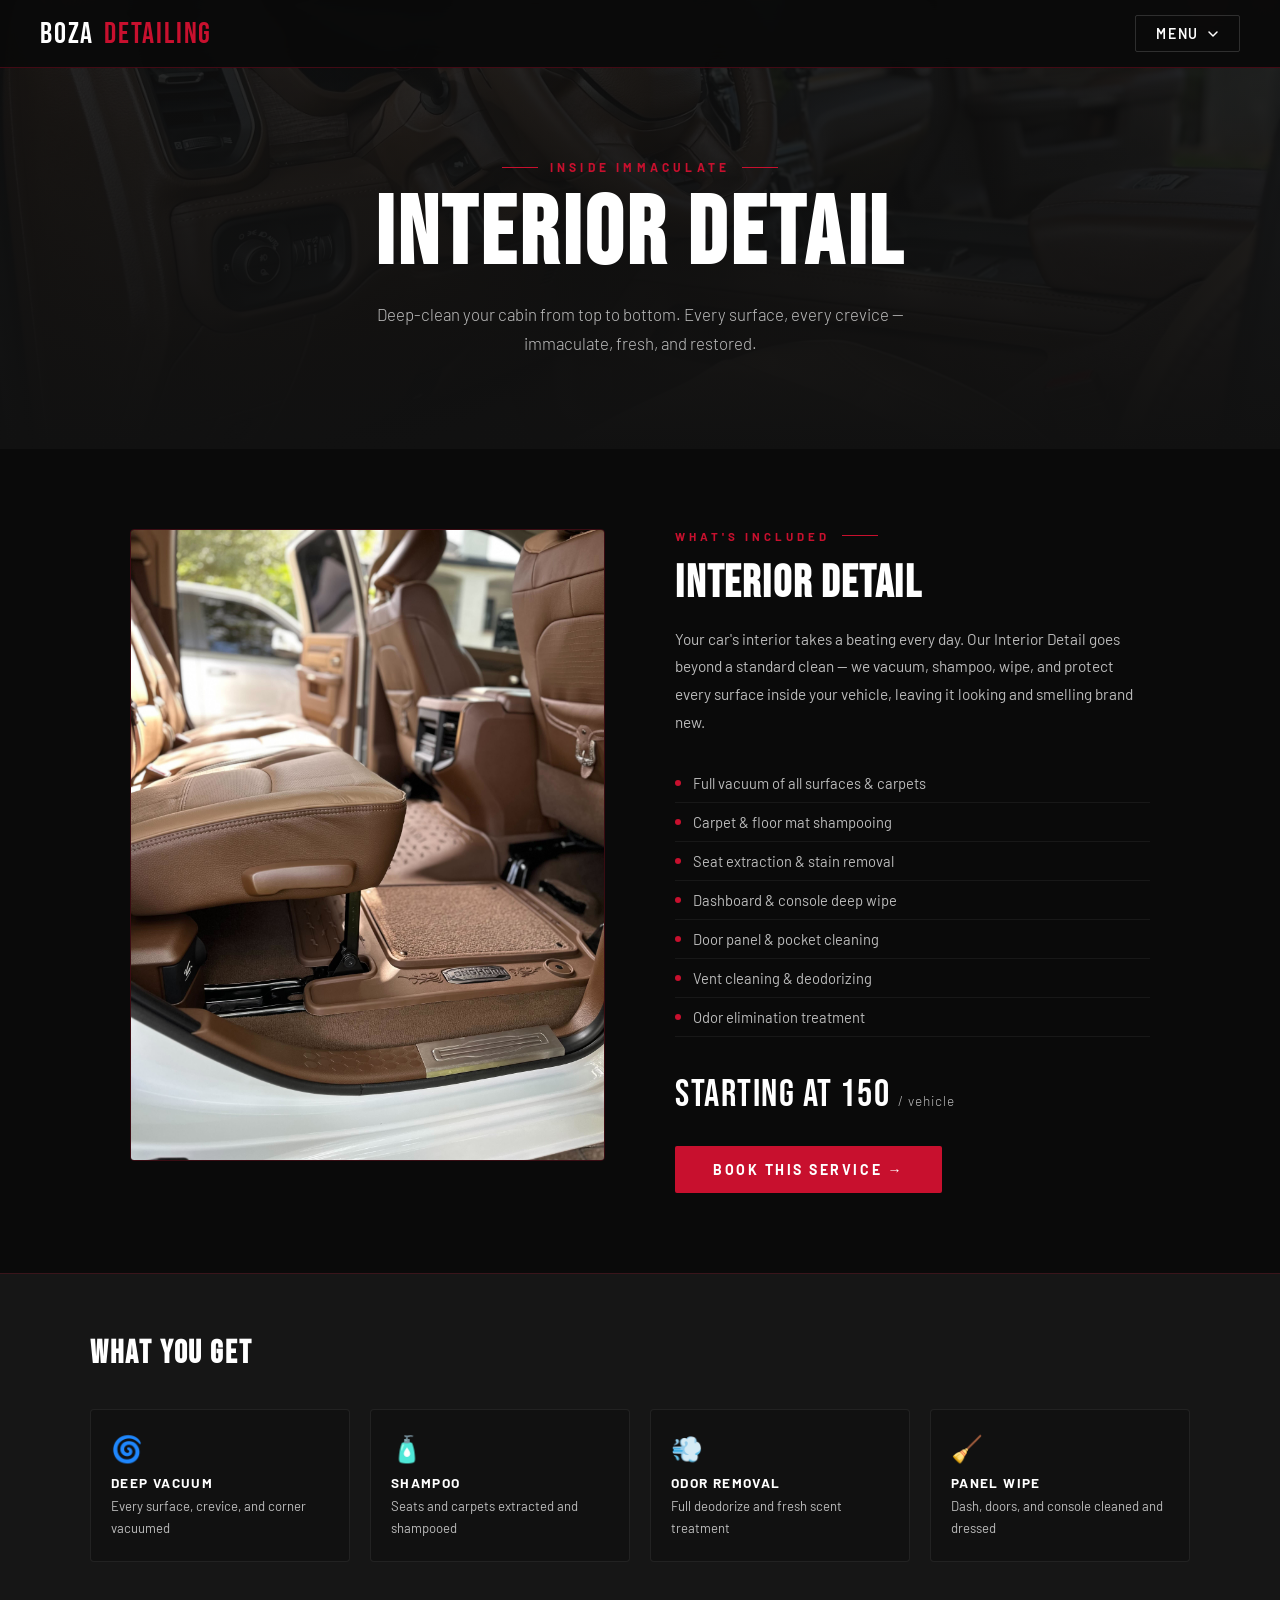
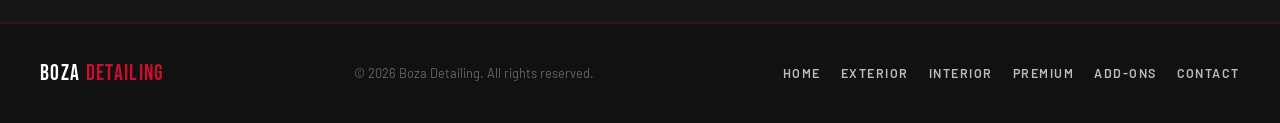
<file: interior.html>
<!DOCTYPE html>
<html lang="en">
<head>
  <meta charset="UTF-8" />
  <meta name="viewport" content="width=device-width, initial-scale=1.0" />
  <title>INTERIOR DETAIL – Boza Detailing</title>
  <link href="https://fonts.googleapis.com/css2?family=Bebas+Neue&family=Barlow:ital,wght@0,300;0,400;0,600;0,700;1,300&display=swap" rel="stylesheet" />
  <style>
    *, *::before, *::after { box-sizing: border-box; margin: 0; padding: 0; }
    :root {
      --red: #C8102E; --red-dark: #9c0a22; --red-glow: rgba(200,16,46,0.35);
      --black: #0a0a0a; --black-mid: #111111; --black-card: #161616;
      --white: #ffffff; --white-dim: rgba(255,255,255,0.72); --white-faint: rgba(255,255,255,0.08);
      --font-display: 'Bebas Neue', sans-serif; --font-body: 'Barlow', sans-serif;
    }
    html { scroll-behavior: smooth; }
    body { background: var(--black); color: var(--white); font-family: var(--font-body); overflow-x: hidden; }

    /* NAV */
    nav {
      position: fixed; top: 0; left: 0; right: 0; z-index: 1000;
      display: flex; align-items: center; justify-content: space-between;
      padding: 0 40px; height: 68px;
      background: rgba(10,10,10,0.95); backdrop-filter: blur(14px);
      border-bottom: 1px solid rgba(200,16,46,0.3);
    }
    .nav-logo { font-family: var(--font-display); font-size: 1.85rem; letter-spacing: 0.06em; color: var(--white); text-decoration: none; display: flex; align-items: center; gap: 10px; }
    .nav-logo span { color: var(--red); }
    .logo-icon { width: 36px; height: 36px; background: var(--red); clip-path: polygon(50% 0%,100% 25%,100% 75%,50% 100%,0% 75%,0% 25%); display: flex; align-items: center; justify-content: center; font-size: 0.7rem; font-weight: 700; color: #fff; font-family: var(--font-display); }
    .hamburger { display: none; flex-direction: column; gap: 5px; cursor: pointer; padding: 6px; background: none; border: none; }
    .hamburger span { display: block; width: 26px; height: 2px; background: var(--white); border-radius: 2px; transition: all 0.3s; }
    .hamburger.open span:nth-child(1) { transform: translateY(7px) rotate(45deg); }
    .hamburger.open span:nth-child(2) { opacity: 0; }
    .hamburger.open span:nth-child(3) { transform: translateY(-7px) rotate(-45deg); }
    .nav-menu { position: relative; }
    .nav-toggle-btn { background: none; border: 1px solid rgba(255,255,255,0.15); color: var(--white); font-family: var(--font-body); font-size: 0.88rem; font-weight: 600; letter-spacing: 0.12em; text-transform: uppercase; padding: 9px 20px; cursor: pointer; border-radius: 2px; display: flex; align-items: center; gap: 8px; transition: border-color 0.2s, background 0.2s; }
    .nav-toggle-btn:hover { border-color: var(--red); background: var(--white-faint); }
    .nav-toggle-btn svg { transition: transform 0.3s; }
    .nav-toggle-btn.open svg { transform: rotate(180deg); }
    .dropdown { position: absolute; top: calc(100% + 12px); right: 0; background: var(--black-mid); border: 1px solid rgba(200,16,46,0.35); border-radius: 4px; min-width: 240px; overflow: hidden; opacity: 0; pointer-events: none; transform: translateY(-8px); transition: opacity 0.25s, transform 0.25s; }
    .dropdown.open { opacity: 1; pointer-events: all; transform: translateY(0); }
    .dropdown a { display: block; padding: 14px 22px; color: var(--white-dim); text-decoration: none; font-size: 0.88rem; font-weight: 600; letter-spacing: 0.1em; text-transform: uppercase; border-bottom: 1px solid rgba(255,255,255,0.06); transition: background 0.15s, color 0.15s, padding-left 0.2s; }
    .dropdown a:last-child { border-bottom: none; }
    .dropdown a:hover { background: var(--white-faint); color: var(--red); padding-left: 28px; }
    .dropdown a.has-sub { display: flex; align-items: center; justify-content: space-between; gap: 8px; }
    .dropdown a.has-sub .sub-arrow { width: 16px; height: 16px; display: flex; align-items: center; justify-content: center; flex-shrink: 0; transition: transform 0.25s; }
    .dropdown a.has-sub.sub-open .sub-arrow { transform: rotate(180deg); }
    .dropdown-sub { max-height: 0; overflow: hidden; transition: max-height 0.35s ease, opacity 0.25s; opacity: 0; background: rgba(0,0,0,0.35); display: flex; flex-direction: column; }
    .dropdown-sub.open { max-height: 300px; opacity: 1; }
    .dropdown a.service-link { padding: 13px 22px 13px 30px; font-size: 0.85rem; font-weight: 600; letter-spacing: 0.1em; text-transform: uppercase; color: var(--white-dim); display: flex; align-items: center; gap: 12px; border-bottom: 1px solid rgba(255,255,255,0.05); border-left: 2px solid transparent; transition: background 0.15s, color 0.15s, border-left-color 0.15s, padding-left 0.2s; }
    .dropdown a.service-link:last-child { border-bottom: none; }
    .dropdown a.service-link:hover { padding-left: 36px; color: var(--red); background: rgba(200,16,46,0.09); border-left-color: var(--red); }
    .dropdown a.service-link .svc-dot { width: 5px; height: 5px; border-radius: 50%; background: var(--red); flex-shrink: 0; opacity: 0.6; }
    .dropdown a.service-link:hover .svc-dot { opacity: 1; }
    .mobile-nav { display: none; position: fixed; top: 68px; left: 0; right: 0; bottom: 0; background: rgba(10,10,10,0.97); z-index: 999; flex-direction: column; align-items: center; justify-content: center; gap: 0; overflow-y: auto; }
    .mobile-nav.open { display: flex; }
    .mobile-nav a { width: 100%; text-align: center; padding: 22px; font-family: var(--font-display); font-size: 2.2rem; letter-spacing: 0.08em; color: var(--white); text-decoration: none; border-bottom: 1px solid rgba(255,255,255,0.07); transition: color 0.2s, background 0.2s; }
    .mobile-nav a:hover { color: var(--red); background: rgba(200,16,46,0.07); }
    .mobile-nav a.mob-has-sub { display: flex; align-items: center; justify-content: center; gap: 10px; }
    .mob-sub-arrow { transition: transform 0.25s; display: flex; align-items: center; }
    .mob-has-sub.sub-open .mob-sub-arrow { transform: rotate(180deg); }
    .mob-services-sub { width: 100%; max-height: 0; overflow: hidden; transition: max-height 0.35s ease, opacity 0.25s; opacity: 0; background: rgba(200,16,46,0.07); display: flex; flex-direction: column; }
    .mob-services-sub.open { max-height: 400px; opacity: 1; }
    .mobile-nav a.mob-service { width: 100%; text-align: center; font-size: 1.5rem; color: rgba(255,255,255,0.6); padding: 18px 22px; letter-spacing: 0.1em; border-bottom: 1px solid rgba(255,255,255,0.06); }
    .mobile-nav a.mob-service:last-child { border-bottom: none; }
    .mobile-nav a.mob-service:hover { color: var(--red); background: rgba(200,16,46,0.1); }

    /* PAGE HERO */
    .page-hero {
      position: relative; padding: 160px 40px 90px; text-align: center; overflow: hidden;
      background: var(--black-mid);
    }
    .page-hero-bg { position: absolute; inset: 0; background-size: cover; background-position: center; opacity: 0.18; }
    .page-hero::after { content: ''; position: absolute; inset: 0; background: linear-gradient(to bottom, rgba(10,10,10,0.3), var(--black-mid)); }
    .page-hero-content { position: relative; z-index: 1; }
    .page-eyebrow { font-size: 0.75rem; font-weight: 700; letter-spacing: 0.35em; text-transform: uppercase; color: var(--red); margin-bottom: 14px; display: flex; align-items: center; justify-content: center; gap: 12px; }
    .page-eyebrow::before, .page-eyebrow::after { content: ''; display: block; width: 36px; height: 1px; background: var(--red); }
    .page-title { font-family: var(--font-display); font-size: clamp(3rem, 8vw, 6rem); letter-spacing: 0.04em; line-height: 1; margin-bottom: 16px; }
    .page-sub { font-size: 1.05rem; font-weight: 300; color: var(--white-dim); max-width: 540px; margin: 0 auto; line-height: 1.75; }

    /* CONTENT */
    .svc-content { max-width: 1100px; margin: 0 auto; padding: 80px 40px; display: grid; grid-template-columns: 1fr 1fr; gap: 70px; align-items: start; }
    .svc-img { border-radius: 4px; overflow: hidden; border: 1px solid rgba(200,16,46,0.25); }
    .svc-img img { width: 100%; display: block; }
    .svc-detail { }
    .section-label { font-size: 0.72rem; font-weight: 700; letter-spacing: 0.35em; text-transform: uppercase; color: var(--red); display: flex; align-items: center; gap: 12px; margin-bottom: 14px; }
    .section-label::after { content: ''; display: block; width: 36px; height: 1px; background: var(--red); }
    .svc-detail h2 { font-family: var(--font-display); font-size: 2.8rem; letter-spacing: 0.04em; margin-bottom: 16px; }
    .svc-detail p { color: var(--white-dim); font-size: 0.96rem; line-height: 1.8; margin-bottom: 28px; }
    .svc-list { list-style: none; margin-bottom: 34px; }
    .svc-list li { font-size: 0.92rem; color: var(--white-dim); padding: 10px 0; border-bottom: 1px solid rgba(255,255,255,0.06); display: flex; align-items: center; gap: 12px; }
    .svc-list li::before { content: ''; display: block; width: 6px; height: 6px; border-radius: 50%; background: var(--red); flex-shrink: 0; }
    .price-tag { font-family: var(--font-display); font-size: 2.4rem; letter-spacing: 0.04em; color: var(--white); margin-bottom: 28px; }
    .price-tag span { font-family: var(--font-body); font-size: 0.85rem; color: var(--white-dim); font-weight: 300; letter-spacing: 0.08em; }
    .cta-btn { display: inline-flex; align-items: center; gap: 10px; padding: 15px 38px; background: var(--red); color: var(--white); text-decoration: none; font-family: var(--font-body); font-weight: 700; font-size: 0.88rem; letter-spacing: 0.18em; text-transform: uppercase; border-radius: 2px; transition: background 0.2s, transform 0.2s, box-shadow 0.2s; }
    .cta-btn:hover { background: var(--red-dark); transform: translateY(-2px); box-shadow: 0 8px 30px var(--red-glow); }

    /* WHAT'S INCLUDED STRIP */
    .includes-strip { background: var(--black-card); border-top: 1px solid rgba(200,16,46,0.2); border-bottom: 1px solid rgba(200,16,46,0.2); padding: 60px 40px; }
    .includes-inner { max-width: 1100px; margin: 0 auto; }
    .includes-inner h3 { font-family: var(--font-display); font-size: 2rem; letter-spacing: 0.06em; margin-bottom: 36px; }
    .includes-grid { display: grid; grid-template-columns: repeat(auto-fit, minmax(200px, 1fr)); gap: 20px; }
    .include-card { background: var(--black-mid); border: 1px solid rgba(255,255,255,0.07); border-radius: 4px; padding: 22px 20px; transition: border-color 0.2s; }
    .include-card:hover { border-color: rgba(200,16,46,0.4); }
    .include-card .ic-icon { font-size: 1.6rem; margin-bottom: 10px; }
    .include-card strong { display: block; font-size: 0.85rem; font-weight: 700; letter-spacing: 0.1em; text-transform: uppercase; margin-bottom: 4px; }
    .include-card span { font-size: 0.82rem; color: var(--white-dim); line-height: 1.5; }

    /* FOOTER */
    footer { background: var(--black-mid); border-top: 1px solid rgba(200,16,46,0.25); padding: 36px 40px; display: flex; align-items: center; justify-content: space-between; gap: 20px; flex-wrap: wrap; }
    .footer-logo { font-family: var(--font-display); font-size: 1.4rem; letter-spacing: 0.06em; color: var(--white); }
    .footer-logo span { color: var(--red); }
    .footer-copy { font-size: 0.8rem; color: rgba(255,255,255,0.35); }
    .footer-links { display: flex; gap: 20px; }
    .footer-links a { font-size: 0.78rem; font-weight: 600; letter-spacing: 0.12em; text-transform: uppercase; color: var(--white-dim); text-decoration: none; transition: color 0.2s; }
    .footer-links a:hover { color: var(--red); }

    @media (max-width: 900px) {
      nav { padding: 0 20px; }
      .nav-menu { display: none; }
      .hamburger { display: flex; }
      .svc-content { grid-template-columns: 1fr; padding: 50px 20px; gap: 40px; }
      .page-hero { padding: 130px 20px 60px; }
      .includes-strip { padding: 50px 20px; }
      footer { flex-direction: column; text-align: center; padding: 28px 20px; }
      .footer-links { justify-content: center; }
    }
  </style>
</head>
<body>

  <nav>
    <a class="nav-logo" href="index.html">
      BOZA<span>DETAILING</span>
    </a>
    <div class="nav-menu">
      <button class="nav-toggle-btn" id="navToggle" aria-expanded="false">
        Menu
        <svg width="12" height="12" viewBox="0 0 12 12" fill="none">
          <path d="M2 4l4 4 4-4" stroke="#fff" stroke-width="1.5" stroke-linecap="round" stroke-linejoin="round"/>
        </svg>
      </button>
      <div class="dropdown" id="dropdown">
        <a href="index.html">Home</a>
        <a href="#" class="has-sub" id="servicesToggle">
          Services
          <span class="sub-arrow">
            <svg width="12" height="12" viewBox="0 0 12 12" fill="none">
              <path d="M2 4l4 4 4-4" stroke="currentColor" stroke-width="1.5" stroke-linecap="round" stroke-linejoin="round"/>
            </svg>
          </span>
        </a>
        <div class="dropdown-sub" id="servicesSub">
          <a href="exterior.html" class="service-link"><span class="svc-dot"></span>Exterior Detail</a>
          <a href="interior.html" class="service-link"><span class="svc-dot"></span>Interior Detail</a>
          <a href="premium.html" class="service-link"><span class="svc-dot"></span>Premium Detail</a>
          <a href="addons.html" class="service-link"><span class="svc-dot"></span>Add-ons</a>
        </div>
        <a href="contact.html">Contact</a>
      </div>
    </div>
    <button class="hamburger" id="hamburger" aria-label="Toggle menu">
      <span></span><span></span><span></span>
    </button>
  </nav>
  <div class="mobile-nav" id="mobileNav">
    <a href="index.html" class="mob-link">Home</a>
    <a href="#" class="mob-link mob-has-sub" id="mobServicesToggle">
      Services
      <span class="mob-sub-arrow">
        <svg width="16" height="16" viewBox="0 0 12 12" fill="none">
          <path d="M2 4l4 4 4-4" stroke="currentColor" stroke-width="1.5" stroke-linecap="round" stroke-linejoin="round"/>
        </svg>
      </span>
    </a>
    <div class="mob-services-sub" id="mobServicesSub">
      <a href="exterior.html" class="mob-link mob-service">Exterior Detail</a>
      <a href="interior.html" class="mob-link mob-service">Interior Detail</a>
      <a href="premium.html" class="mob-link mob-service">Premium Detail</a>
       <a href="addons.html" class="mob-link mob-service">Add-ons</a>
    </div>
    <a href="index.html#contact" class="mob-link">Contact</a>
  </div>

  <section class="page-hero">
    <div class="page-hero-bg" style="background-image: url('IMG_6124.jpg');"></div>
    <div class="page-hero-content">
      <div class="page-eyebrow">Inside Immaculate</div>
      <h1 class="page-title">INTERIOR DETAIL</h1>
      <p class="page-sub">Deep-clean your cabin from top to bottom. Every surface, every crevice — immaculate, fresh, and restored.</p>
    </div>
  </section>

  <div class="svc-content">
    <div class="svc-img">
      <img src="IMG_6102.jpg" alt="INTERIOR DETAIL" />
    </div>
    <div class="svc-detail">
      <div class="section-label">What's Included</div>
      <h2>INTERIOR DETAIL</h2>
      <p>Your car's interior takes a beating every day. Our Interior Detail goes beyond a standard clean — we vacuum, shampoo, wipe, and protect every surface inside your vehicle, leaving it looking and smelling brand new.</p>
      <ul class="svc-list">
            <li>Full vacuum of all surfaces & carpets</li>
            <li>Carpet & floor mat shampooing</li>
            <li>Seat extraction & stain removal</li>
            <li>Dashboard & console deep wipe</li>
            <li>Door panel & pocket cleaning</li>
            <li>Vent cleaning & deodorizing</li>
            <li>Odor elimination treatment</li>
      </ul>
      <div class="price-tag">Starting at 150 <span>/ vehicle</span></div>
      <a href="contact.html" class="cta-btn">Book This Service →</a>
    </div>
  </div>

  <div class="includes-strip">
    <div class="includes-inner">
      <h3>WHAT YOU GET</h3>
      <div class="includes-grid">
        <div class="include-card">
          <div class="ic-icon">🌀</div>
          <strong>Deep Vacuum</strong>
          <span>Every surface, crevice, and corner vacuumed</span>
        </div>
        <div class="include-card">
          <div class="ic-icon">🧴</div>
          <strong>Shampoo</strong>
          <span>Seats and carpets extracted and shampooed</span>
        </div>
        <div class="include-card">
          <div class="ic-icon">💨</div>
          <strong>Odor Removal</strong>
          <span>Full deodorize and fresh scent treatment</span>
        </div>
        <div class="include-card">
          <div class="ic-icon">🧹</div>
          <strong>Panel Wipe</strong>
          <span>Dash, doors, and console cleaned and dressed</span>
        </div>
      </div>
    </div>
  </div>

  <footer>
    <div class="footer-logo">BOZA<span> DETAILING</span></div>
    <div class="footer-copy">© 2026 Boza Detailing. All rights reserved.</div>
    <div class="footer-links">
      <a href="index.html">Home</a>
      <a href="exterior.html">Exterior</a>
      <a href="interior.html">Interior</a>
      <a href="premium.html">Premium</a>
      <a href="addons.html">Add-ons</a>
      <a href="index.html#contact">Contact</a>
    </div>
  </footer>

  <script>
    const navToggle = document.getElementById('navToggle');
    const dropdown = document.getElementById('dropdown');
    const servicesToggle = document.getElementById('servicesToggle');
    const servicesSub = document.getElementById('servicesSub');

    navToggle.addEventListener('click', () => {
      const open = dropdown.classList.toggle('open');
      navToggle.classList.toggle('open', open);
      navToggle.setAttribute('aria-expanded', open);
      if (!open) { servicesSub.classList.remove('open'); servicesToggle.classList.remove('sub-open'); }
    });
    document.addEventListener('click', e => {
      if (!navToggle.contains(e.target) && !dropdown.contains(e.target)) {
        dropdown.classList.remove('open'); navToggle.classList.remove('open');
        servicesSub.classList.remove('open'); servicesToggle.classList.remove('sub-open');
      }
    });
    servicesToggle.addEventListener('click', e => {
      e.preventDefault();
      const open = servicesSub.classList.toggle('open');
      servicesToggle.classList.toggle('sub-open', open);
    });
    dropdown.querySelectorAll('a:not(.has-sub):not(.service-link)').forEach(a => {
      a.addEventListener('click', () => {
        dropdown.classList.remove('open'); navToggle.classList.remove('open');
        servicesSub.classList.remove('open'); servicesToggle.classList.remove('sub-open');
      });
    });

    const hamburger = document.getElementById('hamburger');
    const mobileNav = document.getElementById('mobileNav');
    const mobServicesToggle = document.getElementById('mobServicesToggle');
    const mobServicesSub = document.getElementById('mobServicesSub');

    hamburger.addEventListener('click', () => {
      hamburger.classList.toggle('open');
      mobileNav.classList.toggle('open');
      document.body.style.overflow = mobileNav.classList.contains('open') ? 'hidden' : '';
    });
    mobServicesToggle.addEventListener('click', e => {
      e.preventDefault();
      const open = mobServicesSub.classList.toggle('open');
      mobServicesToggle.classList.toggle('sub-open', open);
    });
    document.querySelectorAll('.mob-link:not(.mob-has-sub)').forEach(a => {
      a.addEventListener('click', () => {
        hamburger.classList.remove('open'); mobileNav.classList.remove('open');
        mobServicesSub.classList.remove('open'); mobServicesToggle.classList.remove('sub-open');
        document.body.style.overflow = '';
      });
    });
  </script>
</body>
</html>
</file>
<file: styles.css>
*, *::before, *::after { box-sizing: border-box; margin: 0; padding: 0; }

    :root {
      --red: #C8102E;
      --red-dark: #9c0a22;
      --red-glow: rgba(200,16,46,0.35);
      --black: #0a0a0a;
      --black-mid: #111111;
      --black-card: #161616;
      --white: #ffffff;
      --white-dim: rgba(255,255,255,0.72);
      --white-faint: rgba(255,255,255,0.08);
      --font-display: 'Bebas Neue', sans-serif;
      --font-body: 'Barlow', sans-serif;
    }

    html { scroll-behavior: smooth; }

    body {
      background: var(--black);
      color: var(--white);
      font-family: var(--font-body);
      overflow-x: hidden;
    }

    /* ── NAV ─────────────────────────────────────────── */
    nav {
      position: fixed;
      top: 0; left: 0; right: 0;
      z-index: 1000;
      display: flex;
      align-items: center;
      justify-content: space-between;
      padding: 0 40px;
      height: 68px;
      background: rgba(10,10,10,0.92);
      backdrop-filter: blur(14px);
      border-bottom: 1px solid rgba(200,16,46,0.3);
      transition: background 0.3s;
    }

    .nav-logo {
      font-family: var(--font-display);
      font-size: 1.85rem;
      letter-spacing: 0.06em;
      color: var(--white);
      text-decoration: none;
      display: flex;
      align-items: center;
      gap: 10px;
    }
    .nav-logo span { color: var(--red); }

    .logo-icon {
      width: 36px; height: 36px;
      background: var(--red);
      clip-path: polygon(50% 0%, 100% 25%, 100% 75%, 50% 100%, 0% 75%, 0% 25%);
      display: flex; align-items: center; justify-content: center;
      font-size: 0.7rem; font-weight: 700; color: #fff;
      font-family: var(--font-display);
      letter-spacing: 0;
    }

    /* Hamburger */
    .hamburger {
      display: none;
      flex-direction: column;
      gap: 5px;
      cursor: pointer;
      padding: 6px;
      background: none;
      border: none;
    }
    .hamburger span {
      display: block;
      width: 26px; height: 2px;
      background: var(--white);
      border-radius: 2px;
      transition: all 0.3s;
    }
    .hamburger.open span:nth-child(1) { transform: translateY(7px) rotate(45deg); }
    .hamburger.open span:nth-child(2) { opacity: 0; }
    .hamburger.open span:nth-child(3) { transform: translateY(-7px) rotate(-45deg); }

    /* ── Desktop inline nav links ────────────────────── */
    .nav-links {
      display: flex;
      align-items: center;
      gap: 6px;
    }

    .nav-links > a {
      color: var(--white-dim);
      text-decoration: none;
      font-size: 0.82rem;
      font-weight: 600;
      letter-spacing: 0.14em;
      text-transform: uppercase;
      padding: 8px 14px;
      border-radius: 2px;
      transition: color 0.2s, background 0.2s;
    }
    .nav-links > a:hover { color: var(--white); background: var(--white-faint); }

    /* Services dropdown within inline nav */
    .nav-services {
      position: relative;
    }

    .nav-services-btn {
      display: flex;
      align-items: center;
      gap: 6px;
      color: var(--white-dim);
      background: none;
      border: none;
      font-family: var(--font-body);
      font-size: 0.82rem;
      font-weight: 600;
      letter-spacing: 0.14em;
      text-transform: uppercase;
      padding: 8px 14px;
      border-radius: 2px;
      cursor: pointer;
      transition: color 0.2s, background 0.2s;
    }
    .nav-services-btn:hover,
    .nav-services-btn.open { color: var(--white); background: var(--white-faint); }
    .nav-services-btn svg { transition: transform 0.3s; flex-shrink: 0; }
    .nav-services-btn.open svg { transform: rotate(180deg); }

    .nav-services-dropdown {
      position: absolute;
      top: calc(100% + 10px);
      left: 50%;
      transform: translateX(-50%) translateY(-6px);
      background: var(--black-mid);
      border: 1px solid rgba(200,16,46,0.35);
      border-radius: 4px;
      min-width: 210px;
      overflow: hidden;
      opacity: 0;
      pointer-events: none;
      transition: opacity 0.22s, transform 0.22s;
    }
    .nav-services-dropdown.open {
      opacity: 1;
      pointer-events: all;
      transform: translateX(-50%) translateY(0);
    }
    .nav-services-dropdown a {
      display: flex;
      align-items: center;
      gap: 10px;
      padding: 13px 18px;
      color: var(--white-dim);
      text-decoration: none;
      font-size: 0.82rem;
      font-weight: 600;
      letter-spacing: 0.1em;
      text-transform: uppercase;
      border-bottom: 1px solid rgba(255,255,255,0.06);
      transition: background 0.15s, color 0.15s, padding-left 0.18s;
    }
    .nav-services-dropdown a:last-child { border-bottom: none; }
    .nav-services-dropdown a:hover { background: var(--white-faint); color: var(--red); padding-left: 24px; }
    .nav-services-dropdown a .svc-dot {
      width: 5px; height: 5px;
      border-radius: 50%;
      background: var(--red);
      flex-shrink: 0;
      opacity: 0.7;
    }
    .nav-services-dropdown a:hover .svc-dot { opacity: 1; }

    /* Book button */
    .nav-book-btn {
      margin-left: 10px;
      padding: 9px 20px;
      background: var(--red);
      color: var(--white);
      text-decoration: none;
      font-size: 0.8rem;
      font-weight: 700;
      letter-spacing: 0.15em;
      text-transform: uppercase;
      border-radius: 2px;
      transition: background 0.2s, transform 0.2s;
    }
    .nav-book-btn:hover { background: var(--red-dark); transform: translateY(-1px); }

    /* ── MOBILE NAV OVERLAY ──────────────────────────── */
    .mobile-nav {
      display: none;
      position: fixed;
      top: 68px; left: 0; right: 0; bottom: 0;
      background: rgba(10,10,10,0.98);
      z-index: 999;
      flex-direction: column;
      align-items: stretch;
      overflow-y: auto;
    }
    .mobile-nav.open { display: flex; }

    /* Main mobile nav links */
    .mobile-nav > a {
      width: 100%;
      text-align: center;
      padding: 26px 20px;
      font-family: var(--font-display);
      font-size: 2.2rem;
      letter-spacing: 0.08em;
      color: var(--white);
      text-decoration: none;
      border-bottom: 1px solid rgba(255,255,255,0.07);
      transition: color 0.2s, background 0.2s;
    }
    .mobile-nav > a:hover { color: var(--red); background: rgba(200,16,46,0.07); }

    /* Services toggle — styled like other nav links but is a <button> */
    .mob-services-header {
      width: 100%;
      display: flex;
      align-items: center;
      justify-content: center;
      gap: 12px;
      padding: 26px 20px;
      font-family: var(--font-display);
      font-size: 2.2rem;
      letter-spacing: 0.08em;
      color: var(--white);
      background: none;
      border: none;
      border-bottom: 1px solid rgba(255,255,255,0.07);
      cursor: pointer;
      transition: color 0.2s, background 0.2s;
    }
    .mob-services-header:hover,
    .mob-services-header.sub-open { color: var(--red); background: rgba(200,16,46,0.07); }

    .mob-sub-arrow {
      display: flex;
      align-items: center;
      transition: transform 0.3s;
      flex-shrink: 0;
    }
    .mob-services-header.sub-open .mob-sub-arrow { transform: rotate(180deg); }

    /* Sub-menu container — column flex so items stack */
    .mob-services-sub {
      display: flex;
      flex-direction: column;
      max-height: 0;
      overflow: hidden;
      opacity: 0;
      transition: max-height 0.35s ease, opacity 0.3s;
      background: rgba(200,16,46,0.04);
    }
    .mob-services-sub.open { max-height: 400px; opacity: 1; }

    /* Each service link — full-width row, clearly tappable */
    .mob-services-sub a {
      display: flex;
      align-items: center;
      justify-content: space-between;
      padding: 22px 36px;
      text-decoration: none;
      color: rgba(255,255,255,0.75);
      font-family: var(--font-display);
      font-size: 1.6rem;
      letter-spacing: 0.06em;
      border-bottom: 1px solid rgba(255,255,255,0.06);
      transition: background 0.2s, color 0.2s, padding-left 0.2s;
    }
    .mob-services-sub a:last-child { border-bottom: none; }
    .mob-services-sub a:hover {
      color: var(--red);
      background: rgba(200,16,46,0.1);
      padding-left: 44px;
    }
    .mob-services-sub a .svc-price {
      font-family: var(--font-body);
      font-size: 0.82rem;
      font-weight: 700;
      letter-spacing: 0.12em;
      color: var(--red);
      opacity: 0.75;
      white-space: nowrap;
      flex-shrink: 0;
    }
    .mob-services-sub a:hover .svc-price { opacity: 1; }

    /* ── HERO ────────────────────────────────────────── */
    #home {
      position: relative;
      height: 100vh;
      min-height: 600px;
      display: flex;
      align-items: center;
      justify-content: center;
      overflow: hidden;
    }

    .hero-bg {
      position: absolute;
      inset: 0;
      background: url('IMG_8037.jpg') center/cover no-repeat;
      transform: scale(1.05);
      animation: heroZoom 12s ease-in-out infinite alternate;
    }
    @keyframes heroZoom {
      from { transform: scale(1.05); }
      to   { transform: scale(1.12); }
    }

    .hero-overlay {
      position: absolute;
      inset: 0;
      background: linear-gradient(160deg, rgba(10,10,10,0.82) 0%, rgba(10,10,10,0.55) 50%, rgba(200,16,46,0.18) 100%);
    }

    .hero-stripe {
      position: absolute;
      top: 0; left: 0;
      width: 6px; height: 100%;
      background: var(--red);
    }

    .hero-content {
      position: relative;
      text-align: center;
      padding: 0 20px;
      animation: fadeUp 1s ease both;
    }
    @keyframes fadeUp {
      from { opacity: 0; transform: translateY(30px); }
      to   { opacity: 1; transform: translateY(0); }
    }

    .hero-eyebrow {
      font-family: var(--font-body);
      font-size: 0.8rem;
      font-weight: 700;
      letter-spacing: 0.35em;
      text-transform: uppercase;
      color: var(--red);
      margin-bottom: 16px;
      display: flex;
      align-items: center;
      justify-content: center;
      gap: 12px;
    }
    .hero-eyebrow::before, .hero-eyebrow::after {
      content: '';
      display: block;
      width: 40px; height: 1px;
      background: var(--red);
    }

    .hero-title {
      font-family: var(--font-display);
      font-size: clamp(4rem, 12vw, 9rem);
      line-height: 0.92;
      letter-spacing: 0.03em;
      margin-bottom: 20px;
    }
    .hero-title .line-red { color: var(--red); }

    .hero-sub {
      font-size: clamp(0.95rem, 2.5vw, 1.15rem);
      font-weight: 300;
      color: var(--white-dim);
      letter-spacing: 0.04em;
      max-width: 500px;
      margin: 0 auto 36px;
    }

    .hero-cta {
      display: inline-flex;
      align-items: center;
      gap: 10px;
      padding: 15px 38px;
      background: var(--red);
      color: var(--white);
      text-decoration: none;
      font-family: var(--font-body);
      font-weight: 700;
      font-size: 0.88rem;
      letter-spacing: 0.18em;
      text-transform: uppercase;
      border-radius: 2px;
      transition: background 0.2s, transform 0.2s, box-shadow 0.2s;
    }
    .hero-cta:hover {
      background: var(--red-dark);
      transform: translateY(-2px);
      box-shadow: 0 8px 30px var(--red-glow);
    }

    .hero-scroll {
      position: absolute;
      bottom: 36px;
      left: 50%;
      transform: translateX(-50%);
      display: flex;
      flex-direction: column;
      align-items: center;
      gap: 8px;
      color: var(--white-dim);
      font-size: 0.7rem;
      letter-spacing: 0.2em;
      text-transform: uppercase;
    }
    .scroll-line {
      width: 1px; height: 40px;
      background: linear-gradient(to bottom, var(--red), transparent);
      animation: scrollPulse 2s ease-in-out infinite;
    }
    @keyframes scrollPulse {
      0%, 100% { opacity: 1; transform: scaleY(1); }
      50% { opacity: 0.4; transform: scaleY(0.7); }
    }

    /* ── SECTION LABELS ──────────────────────────────── */
    .section-label {
      font-size: 0.72rem;
      font-weight: 700;
      letter-spacing: 0.35em;
      text-transform: uppercase;
      color: var(--red);
      display: flex;
      align-items: center;
      gap: 12px;
      margin-bottom: 14px;
    }
    .section-label::after {
      content: '';
      display: block;
      width: 36px; height: 1px;
      background: var(--red);
    }

    .section-title {
      font-family: var(--font-display);
      font-size: clamp(2.6rem, 6vw, 4.2rem);
      letter-spacing: 0.04em;
      line-height: 1;
      margin-bottom: 16px;
    }

    .section-desc {
      color: var(--white-dim);
      font-size: 1rem;
      font-weight: 300;
      line-height: 1.75;
      max-width: 540px;
    }

    /* ── SERVICES ────────────────────────────────────── */
    #services { padding: 110px 40px; background: var(--black); }

    .services-header { max-width: 1200px; margin: 0 auto 70px; }

    .services-grid {
      max-width: 860px;
      margin: 0 auto;
      display: grid;
      grid-template-columns: 1fr;
      gap: 28px;
    }

    .service-card {
      background: var(--black-card);
      border: 1px solid rgba(255,255,255,0.07);
      border-radius: 4px;
      overflow: hidden;
      display: grid;
      grid-template-columns: 340px 1fr;
      transition: border-color 0.3s, transform 0.3s, box-shadow 0.3s;
    }
    .service-card:hover {
      border-color: var(--red);
      transform: translateY(-4px);
      box-shadow: 0 20px 50px rgba(0,0,0,0.5), 0 0 0 1px rgba(200,16,46,0.25);
    }

    .service-img-wrap {
      position: relative;
      height: 280px;
      overflow: hidden;
    }
    .service-img-wrap img {
      width: 100%; height: 100%;
      object-fit: cover;
      transition: transform 0.5s ease;
    }
    .service-card:hover .service-img-wrap img { transform: scale(1.06); }

    .service-badge {
      position: absolute;
      top: 16px; right: 16px;
      background: var(--red);
      color: #fff;
      font-family: var(--font-display);
      font-size: 0.75rem;
      letter-spacing: 0.12em;
      padding: 5px 12px;
      border-radius: 2px;
    }

    .service-body { padding: 28px; }

    .service-title {
      font-family: var(--font-display);
      font-size: 1.85rem;
      letter-spacing: 0.06em;
      margin-bottom: 10px;
    }

    .service-desc {
      color: var(--white-dim);
      font-size: 0.9rem;
      line-height: 1.7;
      margin-bottom: 22px;
    }

    .service-list { list-style: none; margin-bottom: 26px; }
    .service-list li {
      font-size: 0.85rem;
      color: var(--white-dim);
      padding: 6px 0;
      border-bottom: 1px solid rgba(255,255,255,0.05);
      display: flex;
      align-items: center;
      gap: 10px;
    }
    .service-list li::before {
      content: '';
      display: block;
      width: 6px; height: 6px;
      border-radius: 50%;
      background: var(--red);
      flex-shrink: 0;
    }

    .service-price {
      font-family: var(--font-display);
      font-size: 2rem;
      color: var(--white);
      letter-spacing: 0.04em;
    }
    .service-price span {
      font-family: var(--font-body);
      font-size: 0.8rem;
      color: var(--white-dim);
      font-weight: 300;
      letter-spacing: 0.08em;
    }

    .service-card.premium {
      border-color: rgba(200,16,46,0.4);
      background: linear-gradient(160deg, #1a0a0d 0%, #161616 60%);
      position: relative;
    }
    .service-card.premium::before {
      content: '';
      position: absolute;
      inset: 0;
      border-radius: 4px;
      border: 1px solid rgba(200,16,46,0.5);
      pointer-events: none;
    }

    /* ── DIVIDER ─────────────────────────────────────── */
    .red-divider {
      height: 3px;
      background: linear-gradient(to right, transparent, var(--red), transparent);
    }

    /* ── STATS BAR ───────────────────────────────────── */
    .stats-bar {
      background: var(--red);
      padding: 40px;
      display: flex;
      justify-content: center;
      gap: 80px;
    }
    .stat { text-align: center; }
    .stat-num {
      font-family: var(--font-display);
      font-size: 3rem;
      letter-spacing: 0.04em;
      line-height: 1;
      color: var(--white);
    }
    .stat-label {
      font-size: 0.78rem;
      font-weight: 600;
      letter-spacing: 0.18em;
      text-transform: uppercase;
      color: rgba(255,255,255,0.75);
      margin-top: 4px;
    }

    /* ── LOCATION ────────────────────────────────────── */
    #location { padding: 110px 40px; background: var(--black-mid); }

    .location-inner {
      max-width: 1200px;
      margin: 0 auto;
      display: grid;
      grid-template-columns: 1fr 1fr;
      gap: 70px;
      align-items: center;
    }

    .location-map-placeholder {
      aspect-ratio: 4/3;
      border-radius: 4px;
      overflow: hidden;
      border: 1px solid rgba(200,16,46,0.3);
      background: #111;
    }
    .location-map-placeholder iframe {
      width: 100%; height: 100%;
      border: 0;
      filter: grayscale(1) invert(0.85) contrast(1.1);
    }

    .location-info p {
      color: var(--white-dim);
      font-size: 0.95rem;
      line-height: 1.8;
      margin-bottom: 32px;
    }

    .info-item { display: flex; align-items: flex-start; gap: 16px; margin-bottom: 22px; }
    .info-icon {
      width: 40px; height: 40px;
      background: rgba(200,16,46,0.12);
      border: 1px solid rgba(200,16,46,0.3);
      border-radius: 2px;
      display: flex; align-items: center; justify-content: center;
      flex-shrink: 0;
      color: var(--red);
      font-size: 1rem;
    }
    .info-text strong {
      display: block;
      font-size: 0.8rem;
      font-weight: 700;
      letter-spacing: 0.15em;
      text-transform: uppercase;
      color: var(--red);
      margin-bottom: 2px;
    }
    .info-text span { font-size: 0.92rem; color: var(--white-dim); }

    /* ── CONTACT ─────────────────────────────────────── */
    #contact { padding: 110px 40px; background: var(--black); }

    .contact-inner {
      max-width: 1200px;
      margin: 0 auto;
      display: grid;
      grid-template-columns: 1fr 1.4fr;
      gap: 80px;
      align-items: start;
    }

    .contact-info-side p {
      color: var(--white-dim);
      font-size: 0.95rem;
      line-height: 1.8;
      margin-bottom: 32px;
    }

    .contact-form { display: grid; grid-template-columns: 1fr 1fr; gap: 16px; }
    .contact-form .full { grid-column: 1 / -1; }

    .form-field { display: flex; flex-direction: column; gap: 6px; }
    .form-field label {
      font-size: 0.72rem;
      font-weight: 700;
      letter-spacing: 0.2em;
      text-transform: uppercase;
      color: var(--white-dim);
    }
    .form-field input,
    .form-field select,
    .form-field textarea {
      background: var(--black-card);
      border: 1px solid rgba(255,255,255,0.1);
      border-radius: 2px;
      color: var(--white);
      font-family: var(--font-body);
      font-size: 0.95rem;
      padding: 13px 16px;
      outline: none;
      transition: border-color 0.2s;
      -webkit-appearance: none;
    }
    .form-field select option { background: var(--black-card); }
    .form-field input:focus,
    .form-field select:focus,
    .form-field textarea:focus { border-color: var(--red); }
    .form-field textarea { resize: vertical; min-height: 120px; }

    .form-submit {
      grid-column: 1 / -1;
      padding: 15px 40px;
      background: var(--red);
      color: var(--white);
      border: none;
      font-family: var(--font-body);
      font-weight: 700;
      font-size: 0.88rem;
      letter-spacing: 0.18em;
      text-transform: uppercase;
      border-radius: 2px;
      cursor: pointer;
      transition: background 0.2s, transform 0.2s, box-shadow 0.2s;
    }
    .form-submit:hover {
      background: var(--red-dark);
      transform: translateY(-2px);
      box-shadow: 0 8px 30px var(--red-glow);
    }

    .form-success {
      display: none;
      grid-column: 1 / -1;
      background: rgba(200,16,46,0.1);
      border: 1px solid rgba(200,16,46,0.4);
      border-radius: 2px;
      padding: 16px 20px;
      font-size: 0.9rem;
      color: var(--white);
      text-align: center;
    }

    /* ── FOOTER ──────────────────────────────────────── */
    footer {
      background: var(--black-mid);
      border-top: 1px solid rgba(200,16,46,0.25);
      padding: 40px;
      display: flex;
      align-items: center;
      justify-content: space-between;
      gap: 20px;
      flex-wrap: wrap;
    }
    .footer-logo { font-family: var(--font-display); font-size: 1.5rem; letter-spacing: 0.06em; color: var(--white); }
    .footer-logo span { color: var(--red); }
    .footer-copy { font-size: 0.8rem; color: rgba(255,255,255,0.35); letter-spacing: 0.05em; }
    .footer-links { display: flex; gap: 24px; }
    .footer-links a {
      font-size: 0.78rem;
      font-weight: 600;
      letter-spacing: 0.12em;
      text-transform: uppercase;
      color: var(--white-dim);
      text-decoration: none;
      transition: color 0.2s;
    }
    .footer-links a:hover { color: var(--red); }

    /* ── RESPONSIVE ──────────────────────────────────── */
    @media (max-width: 900px) {
      nav { padding: 0 20px; }
      .nav-links { display: none; }
      .hamburger { display: flex; }

      #services { padding: 80px 20px; }
      .services-grid { max-width: 100%; }
      .service-card { grid-template-columns: 1fr; }
      .service-img-wrap { height: 220px; }

      .stats-bar { gap: 40px; flex-wrap: wrap; padding: 32px 20px; }

      #location { padding: 80px 20px; }
      .location-inner { grid-template-columns: 1fr; gap: 40px; }

      #contact { padding: 80px 20px; }
      .contact-inner { grid-template-columns: 1fr; gap: 40px; }
      .contact-form { grid-template-columns: 1fr; }
      .contact-form .full { grid-column: 1; }

      footer { flex-direction: column; text-align: center; padding: 28px 20px; }
      .footer-links { justify-content: center; }
    }

    @media (max-width: 600px) {
      .hero-title { font-size: 3.4rem; }
      .stat-num { font-size: 2.2rem; }
      .stats-bar { gap: 28px; }
    }
    /* Container */
/* Background wrapper to simulate your black website background */
.form-wrapper {
  background-color: #000; /* Dark background like your site */
  padding: 60px 20px;
  display: flex;
  justify-content: center;
}

/* The White "Card" Container */
.form-container {
  background-color: #fff;
  width: 100%;
  max-width: 550px;
  padding: 30px;
  border-radius: 8px; /* Rounded corners from image */
  box-shadow: 0 10px 30px rgba(0,0,0,0.5); /* Adds depth */
}

/* Individual Form Elements */
.quote-form input, 
.quote-form select, 
.quote-form textarea {
  width: 100%;
  padding: 14px 15px;
  margin-bottom: 15px;
  border: 1px solid #e0e0e0; /* Light border from image */
  border-radius: 4px;
  font-size: 16px;
  color: #333;
  background-color: #fff;
  box-sizing: border-box;
  font-family: inherit;
}

/* Placeholder color */
::placeholder {
  color: #999;
}

/* Textarea height */
.quote-form textarea {
  height: 100px;
  resize: vertical;
}

/* The Red Button - Matches the image perfectly */
.quote-submit {
  background-color: #d1122e;
  color: #fff;
  border: none;
  width: 100%;
  padding: 18px;
  font-size: 16px;
  font-weight: 700;
  text-transform: uppercase;
  letter-spacing: 0.5px;
  border-radius: 6px;
  cursor: pointer;
  transition: background 0.3s ease;
  margin-top: 5px;
}

.quote-submit:hover {
  background-color: #b00f26;
}

/* Status Message */
#form-status {
  margin-top: 15px;
  text-align: center;
  font-size: 14px;
  font-weight: bold;
  color: #d1122e;
}
</file>
